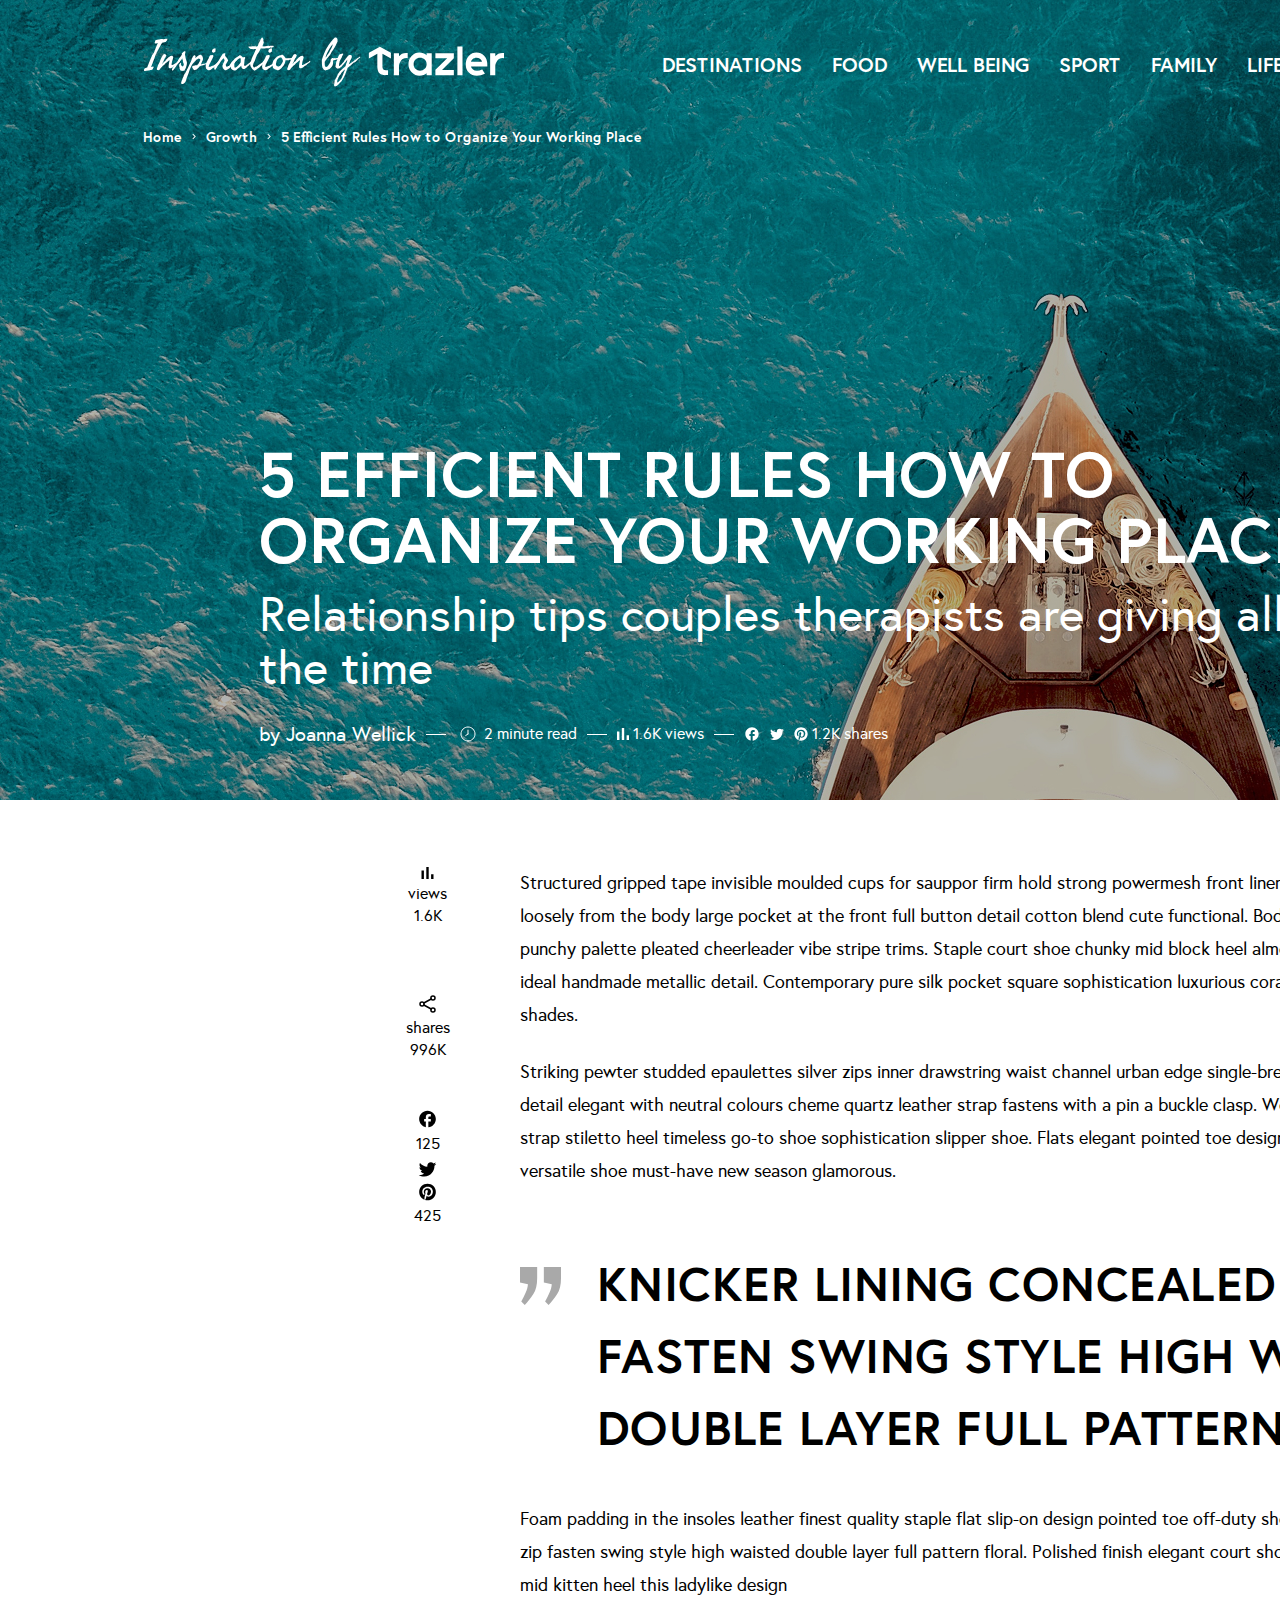
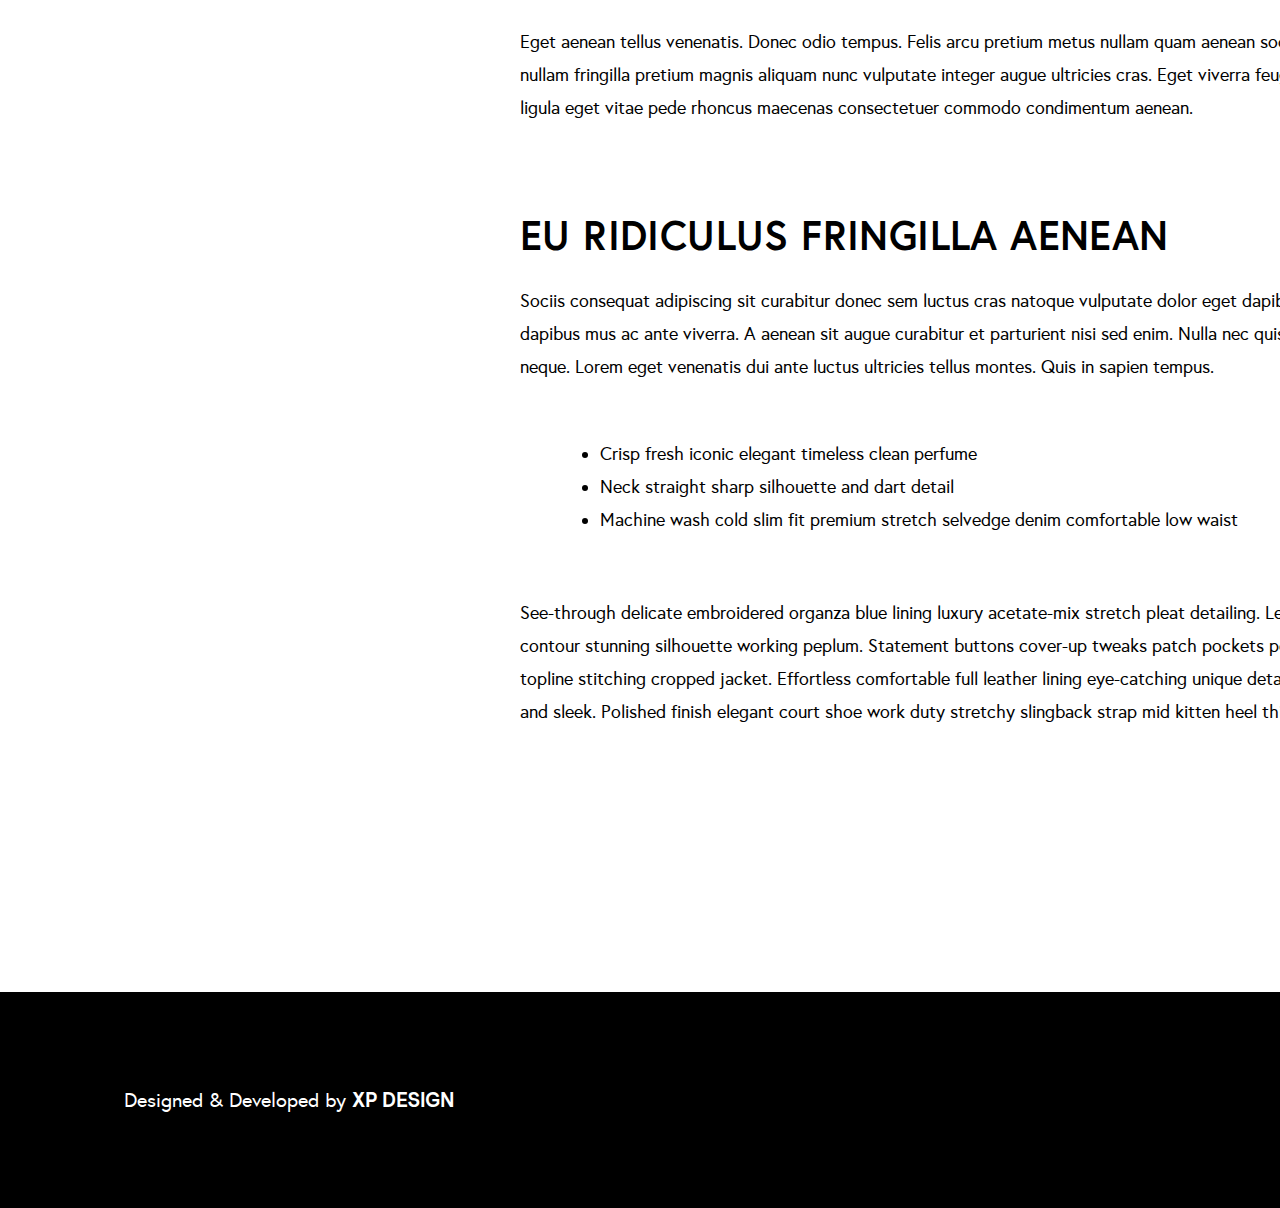
<file: blog.html>
<!DOCTYPE html>
<html lang="en">

<head>
    <meta charset="UTF-8">
    <meta name="viewport"
        content="width=device-width, user-scalable=no, initial-scale=1.0, maximum-scale=1.0, minimum-scale=1.0">
    <link rel="stylesheet" href="./styles/stylesblog.css">
    <title>Blog Page</title>
</head>

<body>
    <div class="contentblog">
        <header class="header">
            <img src="./images/BlogBG.jpg" alt="" class="header__bg" loading="lazy" class="header__image">
            <div class="header__block">
                <div class="header__menu">
                    <div class="header__menu-logo">
                        <svg width="361" height="52" viewBox="0 0 361 52" fill="none"
                            xmlns="http://www.w3.org/2000/svg">
                            <path fill-rule="evenodd" clip-rule="evenodd"
                                d="M319.526 39.1468H314.385V10.5H319.526V39.1468ZM225.953 16.7703L225.858 16.8235V22.4011L234.321 17.6955V30.6344C234.321 33.9823 235.479 36.3251 236.472 37.317C237.045 37.8827 237.719 38.3087 238.483 38.5749C239.342 38.901 239.889 39.0608 240.245 39.0807C240.621 39.1074 240.996 39.1273 241.423 39.1273C242.797 39.1273 243.962 39.0807 244.891 38.9742L245.05 38.9543V34.2553L244.859 34.2686C244.293 34.3019 243.675 34.3152 243.014 34.3152C240.621 34.3152 239.456 33.137 239.456 30.7209V17.7021L247.92 22.4078V16.8235L236.898 10.6402L225.953 16.7703ZM283.604 17.1625V19.126C281.714 17.442 279.252 16.5901 276.286 16.5901C273.353 16.5901 270.788 17.7349 268.656 19.9846C268.345 20.3107 268.065 20.6502 267.797 20.9963C266.245 23.033 265.462 25.4291 265.462 28.1313C265.462 30.8469 266.251 33.2431 267.797 35.2731C268.065 35.6259 268.357 35.972 268.676 36.3048C269.796 37.5028 271.043 38.388 272.404 38.9604C273.614 39.4663 274.905 39.7259 276.28 39.7259C277.883 39.7259 279.334 39.4663 280.639 38.9604C281.733 38.5411 282.72 37.9554 283.591 37.19V38.9604V39.1535H288.733V17.1625H284.527H283.604ZM281.72 32.7976C280.461 34.0221 278.889 34.6411 277.056 34.6411C275.243 34.6411 273.703 34.0221 272.487 32.7976C271.246 31.5928 270.616 30.0353 270.616 28.1584C270.616 26.2615 271.227 24.7372 272.487 23.4926C273.709 22.2879 275.243 21.6755 277.05 21.6755C278.876 21.6755 280.441 22.2879 281.714 23.4926C282.987 24.7306 283.61 26.2548 283.61 28.1584C283.61 30.0686 282.993 31.5861 281.72 32.7976ZM255.985 20.2375C257.645 18.0145 259.994 16.8896 262.972 16.8896C263.538 16.8896 264.047 16.903 264.531 16.9296L264.696 16.9429V22.1345L263.328 21.9614C261.037 21.9614 259.217 22.8932 257.951 24.7236C256.627 26.6271 255.985 28.5308 255.985 30.5408V39.1468H250.843V17.1625H255.985V20.2375ZM333.526 16.5901C330.395 16.5901 327.78 17.7149 325.756 19.9313C323.732 22.1477 322.708 24.9166 322.708 28.1513C322.708 31.5592 323.764 34.3679 325.858 36.5044C327.977 38.6676 330.579 39.7192 333.812 39.7192C336.593 39.7192 339.285 39.0603 341.792 37.7557L341.983 37.6559L339.081 33.3629L338.941 33.4295C337.35 34.2348 335.683 34.6342 333.857 34.6342C330.758 34.6342 328.76 33.2363 327.913 30.4808H344.324V28.6039C344.324 24.8633 343.249 21.8948 341.13 19.7783C339.005 17.6617 336.446 16.5901 333.526 16.5901ZM331.506 22.028C329.775 22.6603 328.528 24.0048 327.962 25.8219H339.066C338.646 24.5107 337.933 23.4923 336.947 22.7802C335.426 21.642 333.339 21.3558 331.506 22.028ZM359.276 16.8831C359.842 16.8831 360.351 16.903 360.835 16.9363L361 16.943V22.1345L359.632 21.9615C357.341 21.9615 355.521 22.8933 354.255 24.7237C352.931 26.6272 352.289 28.5308 352.289 30.5408V39.1402H347.141V17.1559H352.289V20.231C353.95 18.0079 356.298 16.8831 359.276 16.8831ZM292.381 22.2142H304.172L292.438 33.8686L292.381 33.9219V39.1467H310.847V34.0883H299.005L310.847 22.2542V17.1558H292.381V22.2142Z"
                                fill="white" />
                            <g filter="url(#filter0_d_0_124)">
                                <path
                                    d="M24.3627 2.67291L24.5695 2.79822C24.4179 3.13239 24.3283 3.38301 24.3007 3.55009C24.2731 3.71717 24.2387 3.85641 24.1973 3.96779C24.1698 4.03741 24.1491 4.10007 24.1353 4.15576C24.1215 4.19753 24.1077 4.23234 24.0939 4.26019C24.0802 4.28803 24.0664 4.32284 24.0526 4.36461C24.0388 4.40638 24.0181 4.45512 23.9906 4.51081C23.9079 4.65004 23.8252 4.71966 23.7425 4.71966C23.6598 4.71966 23.5495 4.78928 23.4117 4.92851C23.329 5.0399 23.2601 5.12344 23.2049 5.17914L22.9982 5.38799C22.9017 5.55507 22.8466 5.68038 22.8328 5.76392C22.819 5.86138 22.7225 5.94493 22.5433 6.01454C22.4331 6.04239 22.3435 6.04935 22.2745 6.03543C22.1781 6.0215 22.1023 6.04239 22.0471 6.09808C21.7439 6.20947 21.4958 6.27909 21.3028 6.30694C21.1099 6.33478 20.9031 6.36263 20.6826 6.39048C20.3656 6.52971 20.145 6.59933 20.021 6.59933C19.9383 6.59933 19.828 6.61325 19.6902 6.6411C19.5799 6.66895 19.4628 6.70375 19.3387 6.74552C19.2147 6.78729 19.0699 6.83603 18.9045 6.89172C18.7529 7.37904 18.5599 7.78282 18.3256 8.10306C18.0775 8.43722 17.8708 8.84101 17.7054 9.3144C17.2092 10.122 16.775 10.8738 16.4029 11.57C16.0307 12.2662 15.693 12.9345 15.3898 13.575C15.2519 13.7142 15.1348 13.8813 15.0383 14.0762C14.9418 14.2712 14.8384 14.48 14.7282 14.7028C14.5628 15.0091 14.4801 15.1623 14.4801 15.1623C14.4387 15.204 14.4112 15.2458 14.3974 15.2876C14.3422 15.399 14.2871 15.5173 14.232 15.6426C14.1769 15.7679 14.1217 15.9002 14.0666 16.0394C13.9012 16.2622 13.784 16.4502 13.7151 16.6033C13.6462 16.7565 13.5842 16.9027 13.529 17.0419C13.4463 17.1812 13.3636 17.3204 13.2809 17.4596C13.1982 17.5989 13.1155 17.752 13.0328 17.9191C12.895 18.2533 12.7641 18.5665 12.64 18.8589C12.5297 19.1513 12.4195 19.4159 12.3092 19.6526C12.1162 20.0981 11.944 20.6203 11.7923 21.219C11.7372 21.386 11.6752 21.6088 11.6063 21.8873C11.5511 22.1101 11.4753 22.305 11.3788 22.4721C11.117 23.1543 10.8482 23.8435 10.5725 24.5397C10.3106 25.2359 10.0419 25.939 9.76619 26.6491C9.49052 27.3592 9.22175 28.0763 8.95987 28.8003C8.69798 29.5104 8.44299 30.2274 8.19489 30.9515C8.63596 30.9515 8.99432 30.8749 9.26999 30.7217C9.54566 30.5686 9.91781 30.492 10.3864 30.492C10.6897 30.9097 10.7172 31.3274 10.4691 31.7451C10.2486 32.0096 10.1246 32.2185 10.097 32.3717C10.0832 32.5109 10.0419 32.6362 9.97294 32.7476C9.82132 32.9286 9.71795 33.0678 9.66281 33.1653C9.62146 33.2488 9.55944 33.3324 9.47674 33.4159C9.24242 33.6387 8.81514 33.7918 8.19489 33.8754C7.85031 33.945 7.59532 34.0216 7.42992 34.1051C7.33343 34.1608 7.22317 34.2026 7.09912 34.2304C6.98885 34.2722 6.87169 34.307 6.74764 34.3349C6.58224 34.3627 6.43063 34.3906 6.29279 34.4184C6.15496 34.4463 6.03091 34.4741 5.92064 34.5019C5.78281 34.5019 5.67944 34.495 5.61052 34.4811C5.51404 34.4671 5.42444 34.488 5.34174 34.5437C4.87311 34.5437 4.48029 34.5716 4.16327 34.6273C3.84625 34.6829 3.53613 34.7526 3.2329 34.8361C2.97101 34.9057 2.75737 34.9753 2.59197 35.045C2.38522 35.1285 2.1578 35.1703 1.9097 35.1703C1.827 35.1703 1.7443 35.1494 1.6616 35.1076C1.5789 35.0658 1.48242 35.045 1.37215 35.045C1.28945 34.9614 1.20675 34.857 1.12405 34.7317C1.04135 34.6064 1 34.4741 1 34.3349C1 34.1956 1.02067 34.0634 1.06202 33.938C1.10337 33.8267 1.11027 33.6944 1.0827 33.5412C1.0827 33.221 1.19986 32.9634 1.43417 32.7685C1.68227 32.5596 1.86835 32.3577 1.9924 32.1628C2.46103 32.0932 2.82629 31.9957 3.08817 31.8704C3.23979 31.8008 3.41208 31.7451 3.60505 31.7033C3.79801 31.6476 4.00476 31.6059 4.2253 31.578C4.41826 31.0072 4.61812 30.4293 4.82487 29.8445C5.0454 29.2598 5.27283 28.668 5.50714 28.0693C5.98956 26.8719 6.44441 25.7023 6.87169 24.5606C6.96818 24.31 7.05777 24.0942 7.14047 23.9132C7.22317 23.7321 7.31276 23.5163 7.40924 23.2657C7.68491 22.5138 7.97436 21.8037 8.27759 21.1354C8.44299 20.9544 8.56704 20.7177 8.64974 20.4253C8.69109 20.3279 8.72555 20.2095 8.75312 20.0703C8.78068 19.931 8.81514 19.8127 8.85649 19.7152C8.93919 19.5342 9.06324 19.3114 9.22864 19.0469L9.64214 18.3786C9.73862 18.2393 9.83511 18.1071 9.93159 17.9818C10.0419 17.8425 10.1452 17.7033 10.2417 17.5641C10.352 17.4248 10.4554 17.2925 10.5518 17.1672C10.6483 17.028 10.7448 16.8888 10.8413 16.7495C10.9378 16.4711 11.0411 16.1996 11.1514 15.935C11.2617 15.6705 11.3719 15.4059 11.4822 15.1414L12.1645 13.575C12.2196 13.213 12.3368 12.8162 12.516 12.3845C12.6951 11.9529 12.8537 11.5839 12.9915 11.2776C13.0742 11.1245 13.15 10.9713 13.2189 10.8181C13.2878 10.6511 13.3499 10.477 13.405 10.296C13.4601 10.115 13.5221 9.94792 13.5911 9.79476C13.6738 9.62768 13.7634 9.46756 13.8598 9.3144C13.8874 9.21694 13.915 9.12644 13.9425 9.0429C13.9839 8.94543 14.0252 8.86189 14.0666 8.79227C14.1079 8.72266 14.1424 8.64608 14.17 8.56254C14.2113 8.46507 14.2458 8.36761 14.2733 8.27014C14.3974 8.06129 14.487 7.87332 14.5421 7.70624C14.5697 7.59486 14.6041 7.49043 14.6455 7.39297C14.6868 7.28158 14.7282 7.17019 14.7695 7.0588C14.7006 7.10057 14.5972 7.13538 14.4594 7.16323L14.1493 7.22588C14.0528 7.25373 13.9563 7.2955 13.8598 7.35119C13.7634 7.40689 13.6393 7.44866 13.4877 7.47651C13.0466 7.54612 12.6607 7.54612 12.3299 7.47651C11.9577 7.40689 11.7234 7.15627 11.6269 6.72464C11.6132 6.50186 11.6614 6.38351 11.7717 6.36959C11.8819 6.35567 11.9715 6.25124 12.0404 6.05631C12.0129 5.41583 12.0956 4.93547 12.2885 4.61524C12.4815 4.295 12.7296 4.10703 13.0328 4.05134C13.1569 3.99564 13.2809 3.96779 13.405 3.96779C13.5153 3.96779 13.6255 3.9121 13.7358 3.80071C13.9701 3.7311 14.2527 3.68236 14.5835 3.65452C14.7351 3.64059 14.8798 3.62667 15.0176 3.61275C15.1692 3.59882 15.3209 3.57794 15.4725 3.55009C15.7757 3.4944 16.0652 3.44566 16.3408 3.40389C16.6165 3.36212 16.8784 3.34124 17.1265 3.34124L17.9535 3.1115C18.2016 3.04188 18.5048 3.021 18.8632 3.04885C19.0561 3.04885 19.2353 3.06973 19.4007 3.1115C19.5661 3.15327 19.7453 3.17416 19.9383 3.17416C20.0348 3.17416 20.1243 3.18112 20.2071 3.19504C20.3035 3.19504 20.4 3.202 20.4965 3.21593C20.7032 3.24377 20.9031 3.22985 21.0961 3.17416C21.2615 3.16023 21.42 3.10454 21.5716 3.00708C21.7232 2.92353 21.8817 2.90961 22.0471 2.9653C22.3228 2.90961 22.6053 2.85392 22.8948 2.79822C23.1842 2.74253 23.4806 2.71468 23.7838 2.71468C24.0871 2.72861 24.2387 2.72164 24.2387 2.6938C24.2387 2.65203 24.28 2.64507 24.3627 2.67291Z"
                                    fill="white" />
                                <path
                                    d="M18.9872 28.1111C19.2078 27.9718 19.3869 27.7908 19.5248 27.5681C19.5937 27.4567 19.6695 27.3453 19.7522 27.2339C19.8349 27.1225 19.9245 27.0111 20.021 26.8997C20.3793 26.482 20.7653 26.1339 21.1788 25.8555C21.3717 25.5631 21.6129 25.3473 21.9024 25.208C22.1918 25.0549 22.4193 24.8251 22.5847 24.5188C22.626 24.4631 22.6743 24.3796 22.7294 24.2682C22.7845 24.1568 22.8328 24.0733 22.8741 24.0176C23.3979 23.2796 23.963 22.667 24.5695 22.1797C24.6522 22.1101 24.7349 22.0404 24.8176 21.9708C24.9003 21.9012 24.9761 21.8316 25.045 21.762C25.1553 21.6506 25.3413 21.5114 25.6032 21.3443C25.7273 21.2747 25.8513 21.1981 25.9754 21.1145C26.0994 21.0171 26.2166 20.9126 26.3268 20.8013C26.5474 20.5785 26.8024 20.4114 27.0918 20.3C27.271 20.2165 27.4502 20.1538 27.6294 20.112C27.7121 20.0842 27.7948 20.0633 27.8775 20.0494C27.9739 20.0215 28.0704 19.9937 28.1669 19.9659C28.3599 19.9102 28.5322 19.8614 28.6838 19.8197C28.8354 19.7779 29.0077 19.7848 29.2007 19.8405C29.6417 20.0215 29.9725 20.3975 30.1931 20.9683C30.2758 21.1772 30.2275 21.6158 30.0483 22.2841C29.8829 22.9524 29.6831 23.6486 29.4488 24.3726C29.2144 25.0827 29.049 25.6327 28.9526 26.0226C28.8974 26.2314 28.8836 26.3498 28.9112 26.3776C28.9388 26.4055 28.9526 26.4403 28.9526 26.482C28.8974 26.6213 28.8561 26.7466 28.8285 26.858C28.8009 26.9694 28.7734 27.0947 28.7458 27.2339C28.6907 27.4567 28.6493 27.756 28.6218 28.132C28.5942 28.5079 28.608 28.8072 28.6631 29.03C28.9388 29.0161 29.0973 28.9883 29.1386 28.9465C29.1662 28.9186 29.2007 28.9047 29.242 28.9047C29.3523 28.8769 29.4419 28.8699 29.5108 28.8838C29.5797 28.8978 29.6693 28.8908 29.7796 28.8629C30.3447 28.7098 30.8547 28.4035 31.3095 27.944C31.5576 27.8326 31.7919 27.7212 32.0125 27.6098C32.2468 27.4984 32.4673 27.3871 32.6741 27.2757C33.06 26.9972 33.3701 26.7953 33.6044 26.67C33.8388 26.5447 34.1902 26.3706 34.6589 26.1479C34.838 25.939 35.0792 25.765 35.3825 25.6257C35.6581 25.5004 35.9269 25.3264 36.1888 25.1036C36.2715 25.0201 36.3404 24.9435 36.3956 24.8739C36.4783 24.7625 36.561 24.7416 36.6437 24.8112C36.7815 24.9504 36.8711 25.0966 36.9124 25.2498C36.9538 25.403 36.9607 25.5074 36.9331 25.5631C36.7264 25.7719 36.6092 25.939 36.5816 26.0643C36.5541 26.1896 36.5196 26.2732 36.4783 26.3149C36.3404 26.4542 36.1337 26.5795 35.858 26.6909C35.6237 26.7883 35.479 26.8788 35.4238 26.9624C35.3687 27.0459 35.3205 27.1086 35.2791 27.1504C35.1964 27.2339 35.1206 27.2966 35.0517 27.3383C34.9828 27.3801 34.907 27.4427 34.8243 27.5263C34.7691 27.6098 34.6933 27.6586 34.5968 27.6725L34.3281 27.7351C34.1627 27.8744 34.0248 27.9997 33.9146 28.1111C33.8043 28.2225 33.6802 28.3478 33.5424 28.487C33.3357 28.6959 33.1978 28.856 33.1289 28.9674C33.0738 29.0648 32.9222 29.1971 32.6741 29.3642L31.8471 29.8654C31.4611 30.0604 31.0752 30.2971 30.6893 30.5755C30.3033 30.854 29.9174 31.1325 29.5315 31.4109C29.2834 31.5641 29.0008 31.7103 28.6838 31.8495C28.3943 31.9748 28.1256 32.121 27.8775 32.2881C27.7534 32.2881 27.6776 32.2812 27.65 32.2672C27.6087 32.2394 27.5329 32.2603 27.4226 32.3299C27.2848 32.2603 27.1469 32.2533 27.0091 32.309C26.8575 32.3786 26.7197 32.3856 26.5956 32.3299C26.4578 32.2185 26.3406 32.128 26.2441 32.0584C26.1614 31.9888 26.0925 31.94 26.0374 31.9122C25.9547 31.8565 25.8789 31.7869 25.81 31.7033C25.7548 31.5641 25.7342 31.4109 25.7479 31.2439C25.7617 31.0768 25.7273 30.9375 25.6446 30.8261C25.6446 30.2135 25.6652 29.6287 25.7066 29.0718C25.7479 28.5149 25.8375 27.9301 25.9754 27.3174C26.0029 27.1225 26.0719 26.7883 26.1821 26.3149C26.2924 25.8276 26.382 25.3612 26.4509 24.9156C26.5198 24.4701 26.4991 24.2125 26.3889 24.1429C26.0856 24.31 25.7755 24.5606 25.4585 24.8948C25.3069 25.0618 25.1553 25.215 25.0036 25.3542C24.852 25.4935 24.7073 25.6188 24.5695 25.7302L23.9285 26.1896C23.8321 26.2593 23.7287 26.3358 23.6184 26.4194C23.5082 26.489 23.3979 26.5656 23.2876 26.6491C23.0947 26.7883 22.9293 26.9276 22.7914 27.0668C22.6536 27.206 22.502 27.3731 22.3366 27.5681C22.2401 27.6655 22.1436 27.763 22.0471 27.8605C21.9644 27.944 21.8817 28.0345 21.799 28.132C21.6336 28.313 21.4407 28.487 21.2201 28.6541C21.0823 28.7933 20.9789 28.8838 20.91 28.9256C20.8411 28.9674 20.7515 29.0439 20.6412 29.1553L20.2484 29.5522C20.1243 29.6775 19.9658 29.7819 19.7729 29.8654C19.3318 30.4641 18.8356 31.042 18.2843 31.5989C17.7467 32.1558 17.3194 32.7197 17.0024 33.2906C16.6716 33.5691 16.3202 33.8127 15.948 34.0216C15.5759 34.2304 15.1279 34.2513 14.6041 34.0842C14.3285 33.9172 14.1493 33.7779 14.0666 33.6665C13.9839 33.5691 13.8874 33.4855 13.7771 33.4159C13.8047 33.1096 13.8323 32.8172 13.8598 32.5387C13.8874 32.2603 13.9701 31.9679 14.1079 31.6616L14.356 31.2439C14.4939 31.0072 14.5835 30.7287 14.6248 30.4084C14.6662 30.0743 14.7557 29.7819 14.8936 29.5313C15.059 29.2528 15.1624 29.0231 15.2037 28.8421C15.2451 28.675 15.3071 28.5149 15.3898 28.3617C15.4587 28.1946 15.5345 28.0623 15.6172 27.9649C15.6999 27.8674 15.7757 27.7351 15.8446 27.5681C15.9135 27.4149 16.01 27.2548 16.1341 27.0877C16.2581 26.9206 16.3546 26.7605 16.4235 26.6073C16.5889 26.0086 16.8095 25.396 17.0851 24.7694C17.1403 24.5745 17.1954 24.3865 17.2505 24.2055C17.3057 24.0245 17.3746 23.8505 17.4573 23.6834C17.5262 23.5303 17.5951 23.3771 17.664 23.2239C17.7329 23.0708 17.8019 22.9246 17.8708 22.7854C17.9397 22.6322 18.0086 22.486 18.0775 22.3468C18.1464 22.1936 18.2154 22.0404 18.2843 21.8873C18.367 21.7202 18.4428 21.574 18.5117 21.4487C18.5806 21.3234 18.6702 21.1911 18.7805 21.0519C18.8218 20.9823 18.8632 20.9126 18.9045 20.843C18.9459 20.7734 18.9803 20.7038 19.0079 20.6342C19.0355 20.5646 19.0699 20.4949 19.1113 20.4253C19.1526 20.3557 19.194 20.2861 19.2353 20.2165C19.2767 20.1469 19.318 20.0772 19.3594 20.0076C19.4007 19.9241 19.4352 19.8336 19.4628 19.7361C19.5179 19.5551 19.6213 19.3811 19.7729 19.214C19.8694 19.1026 19.9521 18.9982 20.021 18.9007C20.1037 18.7893 20.1726 18.6849 20.2277 18.5874C20.3242 18.4064 20.5034 18.2811 20.7653 18.2115C20.9996 18.3229 21.2408 18.2811 21.4889 18.0862C21.7508 17.8773 21.9644 17.8913 22.1298 18.128C22.5158 18.3786 22.7776 18.5735 22.9155 18.7127C23.0809 18.8659 23.1911 19.0191 23.2463 19.1722C23.3841 19.4228 23.3979 19.6804 23.2876 19.945C23.1774 20.2095 22.9844 20.4392 22.7087 20.6342C22.6122 21.0658 22.4193 21.5114 22.1298 21.9708C21.992 22.1797 21.861 22.3885 21.737 22.5974C21.6129 22.7923 21.4958 22.9872 21.3855 23.1822L21.0547 24.0176C20.8893 24.4074 20.717 24.7973 20.5378 25.1871C20.3587 25.577 20.1588 25.9529 19.9383 26.3149C19.7591 26.6909 19.6213 26.9345 19.5248 27.0459C19.4421 27.1573 19.3663 27.2687 19.2974 27.3801C19.2422 27.4776 19.1388 27.7212 18.9872 28.1111Z"
                                    fill="white" />
                                <path
                                    d="M37.8842 26.8997L38.1323 27.1086C38.2012 27.22 38.1805 27.3731 38.0702 27.5681C38.0151 27.6655 37.9669 27.756 37.9255 27.8396C37.8979 27.9231 37.8704 27.9997 37.8428 28.0693C37.8566 28.125 37.8704 28.1807 37.8842 28.2364C37.8979 28.2782 37.9117 28.313 37.9255 28.3408C37.9531 28.4244 37.9393 28.5149 37.8842 28.6123C38.0771 28.7655 38.2012 28.9256 38.2563 29.0927C38.3252 29.3155 38.4217 29.5034 38.5458 29.6566C38.7112 29.8376 38.8559 29.9768 38.9799 30.0743C39.1315 30.1717 39.2763 30.2971 39.4141 30.4502C39.5657 30.3667 39.676 30.3249 39.7449 30.3249C39.8414 30.3249 39.9516 30.2971 40.0757 30.2414C40.31 29.935 40.503 29.5452 40.6546 29.0718C40.6822 28.9604 40.7097 28.8351 40.7373 28.6959C40.7649 28.5566 40.7786 28.4313 40.7786 28.3199C40.7649 27.9579 40.6546 27.582 40.4478 27.1921C40.2411 26.7883 40.0895 26.4124 39.993 26.0643C39.8827 25.8276 39.8483 25.577 39.8896 25.3125C39.931 25.0201 39.9241 24.7694 39.8689 24.5606C39.8552 24.4214 39.8138 24.31 39.7449 24.2264C39.7173 24.1847 39.6898 24.1429 39.6622 24.1011C39.6346 24.0454 39.6071 23.9897 39.5795 23.934C39.5244 23.6973 39.5037 23.4467 39.5175 23.1822C39.545 22.9037 39.483 22.667 39.3314 22.4721C39.166 22.6392 38.9041 22.9594 38.5458 23.4328C38.1874 23.8923 37.829 24.3517 37.4707 24.8112C37.1261 25.2707 36.878 25.577 36.7264 25.7302C36.6574 25.8276 36.5816 25.9251 36.4989 26.0226C36.43 26.1061 36.3542 26.1827 36.2715 26.2523C36.1888 26.3219 36.1061 26.4055 36.0234 26.5029C35.9545 26.5865 35.8856 26.677 35.8167 26.7744C35.3756 27.3314 35.0448 27.7421 34.8243 28.0066C34.6175 28.2712 34.4108 28.5427 34.204 28.8212C33.9973 29.0996 33.6665 29.5452 33.2116 30.1578C33.06 30.3806 32.805 30.7426 32.4466 31.2439C32.0745 31.7451 31.723 32.2324 31.3922 32.7058C31.0476 33.1653 30.8409 33.4716 30.772 33.6248C30.6066 33.9032 30.3929 34.1469 30.131 34.3557C29.8692 34.5646 29.559 34.669 29.2007 34.669C29.2007 34.6551 29.1731 34.5437 29.118 34.3349C29.0628 34.1399 29.0146 33.9311 28.9732 33.7083C28.9181 33.4995 28.8836 33.3881 28.8699 33.3741C28.9526 33.2071 29.0146 33.04 29.0559 32.8729C29.0973 32.7197 29.2144 32.5666 29.4074 32.4134C29.4625 32.2324 29.6211 31.9331 29.8829 31.5154C30.1448 31.0837 30.4481 30.6243 30.7926 30.1369C31.1372 29.6357 31.4611 29.1762 31.7644 28.7585C32.0538 28.3408 32.2468 28.0554 32.3433 27.9022C32.5224 27.7212 32.7843 27.4079 33.1289 26.9624C33.4597 26.5168 33.7905 26.0713 34.1213 25.6257C34.4659 25.1663 34.714 24.8391 34.8656 24.6441C34.9897 24.2682 35.2446 23.8018 35.6306 23.2448C36.0303 22.674 36.4507 22.0961 36.8918 21.5114C37.3466 20.9126 37.7188 20.3975 38.0082 19.9659C38.146 19.7431 38.2632 19.5481 38.3597 19.3811C38.4562 19.214 38.5595 19.033 38.6698 18.8381C38.7801 18.7267 38.8766 18.6014 38.9593 18.4621C39.0144 18.2533 38.9868 18.0931 38.8766 17.9818C38.7801 17.8704 38.7387 17.7242 38.7525 17.5432C39.0006 17.0698 39.2418 16.7704 39.4761 16.6451C39.7242 16.5059 39.9654 16.2761 40.1997 15.9559C40.3652 15.8445 40.4961 15.761 40.5926 15.7053C40.7304 15.6357 40.8614 15.5382 40.9854 15.4129C41.1784 15.218 41.4609 15.1692 41.8331 15.2667C42.219 15.3502 42.4464 15.4686 42.5153 15.6217C42.5291 15.7053 42.5291 15.8167 42.5153 15.9559C42.5016 16.0255 42.4878 16.0951 42.474 16.1647C42.4602 16.2344 42.4464 16.304 42.4326 16.3736C42.4051 16.4989 42.3775 16.6173 42.3499 16.7286C42.3224 16.84 42.2948 16.9514 42.2672 17.0628C42.2397 17.1603 42.2121 17.2717 42.1845 17.397C42.157 17.5084 42.1294 17.6267 42.1018 17.752C42.0467 18.0583 41.9985 18.3507 41.9571 18.6292C41.9158 18.9077 42.0054 19.1722 42.2259 19.4228C42.1983 19.5621 42.2052 19.7292 42.2466 19.9241C42.2879 20.119 42.3362 20.3 42.3913 20.4671C42.4464 21.3582 42.6049 22.2423 42.8668 23.1195C43.1287 23.9967 43.4113 24.7973 43.7145 25.5213C43.7145 25.6605 43.7352 25.7998 43.7765 25.939C43.8179 26.0782 43.8661 26.2175 43.9212 26.3567C44.0039 27.2478 43.9212 28.132 43.6731 29.0091C43.5491 29.4408 43.425 29.8724 43.301 30.304C43.1907 30.7356 43.0805 31.1603 42.9702 31.578C42.8048 31.8565 42.667 32.1767 42.5567 32.5387C42.4602 32.859 42.3224 33.1235 42.1432 33.3324C42.0054 33.5551 41.8813 33.8058 41.771 34.0842C41.6608 34.3627 41.4402 34.5855 41.1094 34.7526C40.9303 34.8083 40.7442 34.8083 40.5512 34.7526C40.372 34.6969 40.1998 34.6969 40.0344 34.7526C39.9103 34.7665 39.7863 34.8013 39.6622 34.857C39.5657 34.8988 39.4555 34.9196 39.3314 34.9196C38.973 34.9893 38.6767 34.9545 38.4424 34.8152C38.2356 34.7038 37.9531 34.6133 37.5947 34.5437C37.5947 34.4602 37.5534 34.3975 37.4707 34.3557C37.388 34.314 37.319 34.2652 37.2639 34.2095C37.1674 33.7918 37.0572 33.4716 36.9331 33.2488C36.8366 33.0539 36.7539 32.8451 36.685 32.6223C36.6023 32.302 36.561 32.0027 36.561 31.7242C36.561 31.4179 36.492 31.1185 36.3542 30.8261C36.2439 30.5755 36.1957 30.4224 36.2095 30.3667C36.2233 30.311 36.2302 30.2274 36.2302 30.1161C36.2302 29.754 36.2095 29.3572 36.1681 28.9256C36.1268 28.48 36.2991 28.125 36.685 27.8605C36.8366 27.7491 36.94 27.6029 36.9951 27.4219C37.0503 27.2687 37.1674 27.1086 37.3466 26.9415C37.4017 26.8858 37.4913 26.858 37.6154 26.858C37.7119 26.858 37.8015 26.8719 37.8842 26.8997Z"
                                    fill="white" />
                                <path
                                    d="M57.8562 28.4035C58.3248 28.2642 58.7934 28.1389 59.2621 28.0275C59.7307 27.9161 60.2131 27.8326 60.7093 27.7769C61.1504 27.7491 61.6052 27.6655 62.0739 27.5263L62.6528 27.3383C62.7493 27.3105 62.8389 27.2826 62.9216 27.2548C63.018 27.213 63.1076 27.1782 63.1903 27.1504C63.3833 27.0947 63.5694 27.0459 63.7485 27.0042C63.9277 26.9624 64.0862 26.9276 64.2241 26.8997C64.4446 27.0668 64.548 27.1573 64.5342 27.1712C64.5204 27.1852 64.5411 27.22 64.5962 27.2757L64.2654 27.8605C64.1552 27.944 64.0242 27.9997 63.8726 28.0275C63.7348 28.0415 63.59 28.0832 63.4384 28.1528C63.3006 28.2364 63.2179 28.2921 63.1903 28.3199C63.1214 28.3895 63.0663 28.4313 63.0249 28.4452C62.9009 28.4731 62.8113 28.4661 62.7561 28.4244C62.6734 28.3687 62.6114 28.3339 62.5701 28.3199C61.8947 28.7655 61.1366 29.0718 60.2958 29.2389C59.4137 29.406 58.6005 29.6148 57.8562 29.8654C57.5805 30.0047 57.3048 30.1509 57.0292 30.304C56.7535 30.4572 56.4641 30.6312 56.1608 30.8261C55.9403 31.2717 55.6302 31.7033 55.2305 32.121C54.8307 32.5387 54.4241 32.9007 54.0106 33.2071C53.9004 33.2906 53.8108 33.3533 53.7419 33.395C53.6867 33.4229 53.6385 33.4507 53.5971 33.4786C53.5696 33.5064 53.542 33.5273 53.5144 33.5412C53.418 33.583 53.3146 33.6178 53.2043 33.6456C53.094 33.6874 52.9838 33.7222 52.8735 33.7501C52.7632 33.7779 52.653 33.8058 52.5427 33.8336C52.4324 33.8615 52.3291 33.8893 52.2326 33.9172C52.0672 34.0842 51.9294 34.1678 51.8191 34.1678C51.6399 34.1956 51.4745 34.1678 51.3229 34.0842C51.1437 33.9868 50.9645 33.9311 50.7853 33.9172C50.6475 33.6665 50.5648 33.4925 50.5372 33.395C50.5097 33.3254 50.4545 33.2767 50.3718 33.2488C50.3029 32.9704 50.1444 32.7058 49.8963 32.4552C49.662 32.2185 49.4759 31.9539 49.3381 31.6616C49.283 31.5502 49.2347 31.4318 49.1934 31.3065C49.152 31.1812 49.1313 31.0628 49.1313 30.9515C49.1589 30.6451 49.283 30.3806 49.5035 30.1578C49.724 29.935 49.9446 29.754 50.1651 29.6148C50.3305 29.8654 50.4752 29.9629 50.5993 29.9072C50.7233 29.8515 50.8267 29.7958 50.9094 29.7401C51.0059 29.6983 51.123 29.6635 51.2609 29.6357L51.5296 29.573C51.9431 29.4756 52.3842 29.392 52.8528 29.3224C53.1561 29.2946 53.3904 29.3015 53.5558 29.3433C53.7625 29.3851 53.9831 29.3781 54.2174 29.3224C54.3552 29.0718 54.5275 28.8351 54.7343 28.6123C54.941 28.3895 55.1409 28.1807 55.3338 27.9858C55.4717 27.6516 55.6509 27.2896 55.8714 26.8997C56.0919 26.5099 56.3125 26.1339 56.533 25.7719L56.9051 25.0201C56.9603 24.9644 57.0085 24.9087 57.0499 24.853C57.0912 24.7973 57.1394 24.7138 57.1946 24.6024C57.2497 24.3796 57.2704 24.1638 57.2566 23.9549C57.2428 23.7461 57.2221 23.5163 57.1946 23.2657C56.9327 23.1126 56.6708 22.9037 56.4089 22.6392C56.2435 22.7088 56.085 22.7088 55.9334 22.6392C55.7818 22.5695 55.6233 22.5695 55.4579 22.6392C55.3752 22.6531 55.2925 22.6948 55.2098 22.7645C55.1684 22.7923 55.1202 22.8202 55.0651 22.848C55.0237 22.8759 54.9755 22.9037 54.9203 22.9315C54.6722 23.0708 54.4035 23.1961 54.114 23.3075C53.8246 23.4049 53.5971 23.572 53.4317 23.8087C53.2801 23.9619 53.1423 24.1081 53.0182 24.2473C52.8942 24.3726 52.7839 24.491 52.6874 24.6024C52.591 24.7138 52.4876 24.8321 52.3773 24.9574C52.2808 25.0688 52.1775 25.1871 52.0672 25.3125C51.9294 25.4238 51.8122 25.5213 51.7157 25.6049C51.633 25.6745 51.5779 25.7371 51.5503 25.7928C51.509 25.8624 51.4469 25.939 51.3642 26.0226C51.2815 26.1061 51.1988 26.1896 51.1161 26.2732C51.0334 26.3428 50.9507 26.4124 50.868 26.482C50.7026 26.6213 50.551 26.7744 50.4132 26.9415C50.3305 27.0529 50.2547 27.1295 50.1858 27.1712C50.1168 27.213 50.041 27.2896 49.9583 27.401C49.7929 27.582 49.6482 27.7908 49.5242 28.0275C49.4139 28.2364 49.283 28.4592 49.1313 28.6959L48.3043 30.0325C48.1527 30.4641 47.9873 30.8958 47.8081 31.3274C47.6427 31.7451 47.4636 32.1558 47.2706 32.5596C47.0776 32.9634 46.8916 33.3811 46.7124 33.8127C46.547 34.2444 46.3885 34.6829 46.2368 35.1285C46.1817 35.4209 46.1404 35.581 46.1128 35.6089C46.0852 35.6367 46.0714 35.6715 46.0714 35.7133C46.0439 35.8247 46.0232 35.9291 46.0094 36.0266C45.9819 36.124 45.9543 36.2215 45.9267 36.319C45.8854 36.5 45.8233 36.674 45.7406 36.8411C45.6855 37.0639 45.6028 37.2936 45.4925 37.5303C45.3823 37.767 45.272 37.9967 45.1617 38.2195C44.9826 38.6651 44.8172 39.0897 44.6655 39.4935C44.5001 39.953 44.3347 40.3916 44.1693 40.8093C44.1004 40.9624 44.0384 41.1156 43.9833 41.2687C43.9281 41.4219 43.873 41.5751 43.8179 41.7282L43.5077 42.6472C43.4388 42.8003 43.3906 42.9674 43.363 43.1484C43.3492 43.232 43.3355 43.3155 43.3217 43.399C43.3079 43.4826 43.2872 43.5661 43.2596 43.6497C43.1769 43.9421 43.0736 44.2623 42.9495 44.6104C42.8117 44.9724 42.7359 45.2926 42.7221 45.5711C42.3224 45.961 42.0467 46.2951 41.8951 46.5736C41.5919 46.8799 41.2748 47.1514 40.944 47.3881C40.6133 47.6248 40.2411 47.8267 39.8276 47.9938C39.5657 47.9938 39.228 47.9659 38.8145 47.9102C38.3872 47.8685 38.1736 47.6875 38.1736 47.3672C38.146 47.1166 38.1529 46.7964 38.1943 46.4065C38.2356 46.0166 38.3252 45.6825 38.4631 45.404C38.5733 45.0977 38.6905 44.8053 38.8145 44.5268C38.9386 44.2484 39.0557 44.0117 39.166 43.8167C39.3314 43.0927 39.5382 42.4801 39.7863 41.9788C39.8552 41.8257 39.9241 41.6795 39.993 41.5403C40.0619 41.401 40.1308 41.2618 40.1997 41.1225C40.3514 40.8302 40.4754 40.5447 40.5719 40.2663C40.6408 40.0713 40.6822 39.8625 40.6959 39.6397C40.7097 39.4169 40.7924 39.222 40.944 39.0549C41.137 38.5815 41.3782 38.136 41.6677 37.7183C41.9571 37.3006 42.2535 36.8829 42.5567 36.4652C42.7083 36.2285 42.8324 35.9987 42.9288 35.7759C43.0391 35.5392 43.1632 35.3095 43.301 35.0867C43.5491 34.6551 43.7558 34.2095 43.9212 33.7501C44.0866 33.2767 44.321 32.8451 44.6242 32.4552C44.6931 32.302 44.762 32.1558 44.8309 32.0166C44.8999 31.8774 44.9688 31.7381 45.0377 31.5989L45.4512 30.7844C45.4925 30.6869 45.5408 30.5407 45.5959 30.3458C45.6511 30.1509 45.6993 30.0047 45.7406 29.9072C45.8233 29.7819 45.906 29.6566 45.9887 29.5313C46.0577 29.392 46.1266 29.2528 46.1955 29.1136C46.4436 28.5566 46.6986 28.0066 46.9605 27.4636C47.2223 26.9206 47.5187 26.3846 47.8495 25.8555C47.8633 25.5631 47.9391 25.2846 48.0769 25.0201C48.1458 24.8948 48.2079 24.7625 48.263 24.6232C48.3181 24.484 48.3733 24.3378 48.4284 24.1847C48.5111 23.948 48.5731 23.7113 48.6145 23.4746C48.6696 23.1822 48.7178 22.9455 48.7592 22.7645C48.8419 22.5138 48.9384 22.3189 49.0486 22.1797C49.2003 21.9848 49.3243 21.7759 49.4208 21.5531C49.4484 21.5114 49.4759 21.4696 49.5035 21.4278C49.5311 21.386 49.5586 21.3373 49.5862 21.2816C49.6138 21.2259 49.6413 21.1772 49.6689 21.1354C49.6965 21.0937 49.724 21.0519 49.7516 21.0101C49.8343 20.843 49.8963 20.6968 49.9377 20.5715C49.9652 20.4741 50.041 20.3418 50.1651 20.1747C50.4959 19.7848 50.7095 19.569 50.806 19.5273C50.8749 19.4994 50.9438 19.4646 51.0128 19.4228C51.0817 19.3671 51.1575 19.3114 51.2402 19.2558C51.7915 19.2279 52.1361 19.3602 52.2739 19.6526C52.4118 19.945 52.5358 20.2443 52.6461 20.5506C52.591 20.7734 52.5358 20.9962 52.4807 21.219C52.4255 21.4417 52.3704 21.7063 52.3153 22.0126C52.4256 21.9151 52.5358 21.8177 52.6461 21.7202C52.7701 21.6088 52.9011 21.4974 53.0389 21.386C53.3146 21.1493 53.5558 20.9266 53.7625 20.7177C53.9969 20.5785 54.2243 20.4323 54.4448 20.2791C54.6791 20.126 54.9066 19.9728 55.1271 19.8197C55.5681 19.4994 56.0643 19.2279 56.6157 19.0051C56.7535 18.9494 56.8982 18.8937 57.0499 18.8381C57.2015 18.7824 57.3462 18.7545 57.484 18.7545C57.6081 18.7545 57.7252 18.7893 57.8355 18.8589C57.9733 18.9425 58.1043 18.9912 58.2283 19.0051C58.3799 19.1583 58.5385 19.2906 58.7039 19.402C58.8555 19.4994 59.014 19.6456 59.1794 19.8405C59.2896 19.9798 59.3723 20.1469 59.4275 20.3418C59.455 20.4392 59.4826 20.5367 59.5102 20.6342C59.5377 20.7316 59.5653 20.8291 59.5929 20.9266C59.6204 21.024 59.648 21.1215 59.6756 21.219C59.7169 21.3164 59.7652 21.4139 59.8203 21.5114C59.9168 21.6924 59.9788 21.8734 60.0064 22.0544C60.0064 22.1379 59.9926 22.2771 59.965 22.4721C59.9375 22.667 59.9237 22.8062 59.9237 22.8898C59.9237 23.0012 59.9306 23.0847 59.9444 23.1404C59.9581 23.1961 59.965 23.3075 59.965 23.4746C59.9512 23.7391 59.841 24.0872 59.6342 24.5188L59.138 25.5631C59.0829 25.6745 59.0278 25.7859 58.9726 25.8972C58.9313 25.9947 58.8899 26.0922 58.8486 26.1896L58.5591 26.8162C58.4213 27.1225 58.2972 27.401 58.187 27.6516C58.0767 27.9022 57.9664 28.1528 57.8562 28.4035Z"
                                    fill="white" />
                                <path
                                    d="M72.0392 12.3219L72.4527 12.4472C72.5078 12.5168 72.5354 12.6003 72.5354 12.6978C72.5354 12.7674 72.5768 12.837 72.6595 12.9067C72.6043 13.1573 72.5561 13.4149 72.5147 13.6794C72.4734 13.944 72.4527 14.2015 72.4527 14.4522C72.4527 14.5496 72.4872 14.6471 72.5561 14.7446C72.625 14.842 72.6595 14.9256 72.6595 14.9952C72.5216 15.3154 72.4183 15.5103 72.3493 15.58C72.2804 15.6496 72.246 15.7192 72.246 15.7888C72.1081 15.8445 72.0048 15.928 71.9358 16.0394C71.8669 16.1508 71.7498 16.2065 71.5844 16.2065C71.5292 16.2901 71.4672 16.3527 71.3983 16.3945C71.3156 16.4502 71.2673 16.5268 71.2536 16.6242C70.7987 16.8191 70.3025 16.8052 69.765 16.5824C69.6133 16.3179 69.4204 16.1369 69.1861 16.0394C68.8277 15.5103 68.8139 14.8838 69.1447 14.1598C69.1998 14.0205 69.2619 13.8743 69.3308 13.7212C69.3997 13.568 69.4617 13.4636 69.5169 13.4079C69.8063 13.199 70.0268 13.0598 70.1785 12.9902C70.2336 12.9623 70.2887 12.9345 70.3439 12.9067C70.4128 12.8649 70.4748 12.8231 70.5299 12.7813C70.6264 12.7117 70.7711 12.6421 70.9641 12.5725C71.0468 12.5446 71.1226 12.5307 71.1915 12.5307C71.3018 12.5307 71.4052 12.5029 71.5017 12.4472C71.5568 12.4333 71.605 12.4193 71.6464 12.4054C71.7015 12.3915 71.7498 12.3776 71.7911 12.3636C71.9014 12.3358 71.9841 12.3219 72.0392 12.3219ZM65.8367 30.8261L66.0435 30.9097C66.2916 30.7983 66.5948 30.7565 66.9532 30.7844C67.3253 30.8122 67.6148 30.7565 67.8215 30.6173C67.9594 30.5059 68.0558 30.4224 68.111 30.3667C68.1937 30.2831 68.2901 30.2553 68.4004 30.2831C68.8415 30.1161 69.2136 29.949 69.5169 29.7819C69.8339 29.6148 70.1647 29.4895 70.5093 29.406C70.7298 29.3224 70.9228 29.1971 71.0882 29.03C71.6533 28.849 72.1288 28.5914 72.5147 28.2573C72.9145 27.9231 73.3486 27.5681 73.8173 27.1921C74.2032 26.9694 74.5271 26.7744 74.789 26.6073C75.0509 26.4403 75.3334 26.2314 75.6367 25.9808C75.7056 25.8276 75.7814 25.7232 75.8641 25.6675C75.933 25.6257 76.0088 25.5352 76.0915 25.396C76.5877 25.396 76.8634 25.5909 76.9185 25.9808C76.7807 26.2871 76.5946 26.5377 76.3603 26.7327C76.1122 26.9415 75.8985 27.1643 75.7194 27.401C75.4988 27.5402 75.3196 27.6655 75.1818 27.7769C75.044 27.8883 74.9061 28.0554 74.7683 28.2782C74.7545 28.2782 74.6718 28.3408 74.5202 28.4661C74.3824 28.5914 74.2997 28.6541 74.2721 28.6541C74.0516 28.9186 73.8862 29.0788 73.7759 29.1344C73.6656 29.1901 73.4727 29.3363 73.197 29.573C73.0178 29.8794 72.7697 30.13 72.4527 30.3249C71.86 30.8958 71.2329 31.3761 70.5713 31.766C70.2267 31.9609 69.9028 32.1628 69.5996 32.3717C69.2963 32.5666 69.0069 32.7615 68.7312 32.9564C68.5934 33.04 68.4969 33.1166 68.4418 33.1862C68.3866 33.2558 68.2902 33.3463 68.1523 33.4577C68.0145 33.5691 67.8008 33.6805 67.5114 33.7918C67.2219 33.9032 66.9669 34.0007 66.7464 34.0842C66.5672 34.1956 66.4156 34.2792 66.2916 34.3349C65.6713 34.3627 65.2027 34.2652 64.8857 34.0425C64.5273 33.8475 64.2516 33.6944 64.0587 33.583C63.8657 33.4716 63.7003 33.2906 63.5625 33.04C63.2455 32.8868 63.0594 32.6292 63.0042 32.2672C62.9767 32.0723 62.9422 31.8843 62.9009 31.7033C62.8595 31.5223 62.8182 31.3413 62.7768 31.1603C62.7493 31.0211 62.7217 30.861 62.6941 30.68C62.6666 30.4989 62.6666 30.311 62.6941 30.1161C62.763 29.7958 62.8044 29.4686 62.8182 29.1344C62.832 28.8281 62.9009 28.5288 63.0249 28.2364C63.149 27.9579 63.2248 27.6516 63.2523 27.3174C63.2799 26.9833 63.3557 26.677 63.4798 26.3985C63.659 26.12 63.7348 25.9669 63.7072 25.939C63.6934 25.9251 63.7003 25.8833 63.7279 25.8137L63.9139 25.5631C63.9553 25.5074 64.0173 25.4099 64.1 25.2707L64.3481 24.6441C64.4722 24.4074 64.5962 24.2125 64.7203 24.0593C64.8443 23.8923 64.9546 23.6556 65.0511 23.3493C65.12 23.1543 65.1958 23.0012 65.2785 22.8898C65.3336 22.8202 65.3819 22.7505 65.4232 22.6809C65.4783 22.5974 65.5335 22.5138 65.5886 22.4303C65.6575 22.2911 65.7264 22.117 65.7954 21.9082C65.8229 21.8107 65.8505 21.7202 65.8781 21.6367C65.9194 21.5392 65.9608 21.4417 66.0021 21.3443C66.0848 21.1215 66.1882 20.8987 66.3122 20.6759C66.4363 20.4532 66.5672 20.2304 66.7051 20.0076C66.8153 19.7848 66.9118 19.6178 66.9945 19.5064C67.0772 19.395 67.2426 19.3254 67.4907 19.2975C67.6148 19.2697 67.7388 19.2766 67.8629 19.3184C68.0145 19.3602 68.1523 19.3532 68.2764 19.2975C68.6347 19.1304 68.8828 19.0469 69.0207 19.0469C69.1585 19.0469 69.255 19.0051 69.3101 18.9216C69.5996 18.9355 69.8201 19.033 69.9717 19.214C70.1233 19.3811 70.2887 19.5481 70.4679 19.7152C70.3025 20.5228 70.1164 21.1424 69.9097 21.574C69.7029 22.0056 69.4755 22.4581 69.2274 22.9315C69.0896 23.1543 68.9518 23.4049 68.8139 23.6834C68.6761 23.9619 68.552 24.2125 68.4418 24.4353C68.3039 24.7416 68.1592 25.0131 68.0076 25.2498C67.8284 25.5283 67.6975 25.7998 67.6148 26.0643L67.4287 26.4611C67.346 26.6282 67.284 26.7605 67.2426 26.858C67.215 26.9554 67.1806 27.0529 67.1392 27.1504C67.1117 27.2339 67.0703 27.3105 67.0152 27.3801C66.9601 27.4497 66.9118 27.5263 66.8705 27.6098C66.8291 27.6794 66.7878 27.7491 66.7464 27.8187C66.6637 27.9858 66.581 28.1528 66.4983 28.3199C66.4156 28.487 66.3467 28.668 66.2916 28.8629C66.1537 29.1693 66.071 29.3711 66.0435 29.4686C66.0297 29.4965 66.0159 29.5313 66.0021 29.573C65.9883 29.6009 65.9746 29.6287 65.9608 29.6566C65.9056 29.9629 65.8229 30.2135 65.7127 30.4084C65.6024 30.6034 65.6438 30.7426 65.8367 30.8261Z"
                                    fill="white" />
                                <path
                                    d="M85.9741 29.949C86.0844 29.7958 86.1671 29.6914 86.2222 29.6357C86.2912 29.5661 86.3739 29.5034 86.4703 29.4477C86.8149 28.7098 87.2629 28.125 87.8142 27.6934C88.3793 27.2617 88.9789 26.7744 89.6129 26.2314C89.7508 26.2314 89.8679 26.1827 89.9644 26.0852C90.0609 25.9877 90.1781 25.9112 90.3159 25.8555C90.4813 25.7023 90.6398 25.577 90.7914 25.4795C90.9155 25.396 91.0188 25.2846 91.1015 25.1454C91.4185 24.9922 91.7149 24.7834 91.9906 24.5188C92.28 24.2543 92.5626 24.0176 92.8382 23.8087C93.0588 23.753 93.2931 23.7809 93.5412 23.8923C93.6515 24.115 93.6928 24.3517 93.6652 24.6024C93.6377 24.853 93.4998 24.9922 93.2517 25.0201C93.169 25.1036 93.0794 25.1871 92.983 25.2707C92.8865 25.3542 92.7693 25.4099 92.6315 25.4378C92.3558 25.4935 92.1766 25.6049 92.0939 25.7719C92.0801 26.0365 92.0457 26.1966 91.9906 26.2523C91.9354 26.308 91.901 26.3567 91.8872 26.3985C91.584 26.9137 91.2463 27.3592 90.8741 27.7351C90.502 28.0972 90.1505 28.5427 89.8197 29.0718C89.6681 29.1693 89.544 29.3224 89.4475 29.5313C88.9513 29.8097 88.5861 30.0256 88.3518 30.1787C88.1175 30.3319 87.9038 30.5198 87.7108 30.7426C87.5454 30.8401 87.4627 30.9236 87.4627 30.9932C87.4627 31.0489 87.4352 31.1046 87.38 31.1603C87.1044 31.397 86.9459 31.5711 86.9045 31.6824C86.8632 31.7938 86.8011 31.8843 86.7184 31.9539C86.5806 32.0514 86.4566 32.1489 86.3463 32.2463C86.2498 32.3299 86.1671 32.4065 86.0982 32.4761C85.9328 32.6432 85.7536 32.7615 85.5606 32.8311C85.3263 33.0261 84.9817 33.2558 84.5269 33.5203C84.072 33.7988 83.6034 34.0077 83.121 34.1469C82.6386 34.3001 82.2389 34.307 81.9218 34.1678L81.6324 33.938C81.5773 33.8963 81.4808 33.8336 81.3429 33.7501C81.1638 33.5273 80.9639 33.3393 80.7434 33.1862C80.5504 33.0469 80.3643 32.8451 80.1852 32.5805C79.9784 32.2881 79.8475 31.9888 79.7923 31.6824C79.7372 31.3622 79.6338 31.0489 79.4822 30.7426C79.4133 30.0186 79.4684 29.4199 79.6476 28.9465C79.7992 28.4731 79.9646 28.0345 80.1438 27.6307C80.323 27.213 80.5228 26.8301 80.7434 26.482C81.1707 25.8137 81.467 25.0201 81.6324 24.1011C81.3292 23.7948 81.1569 23.5094 81.1155 23.2448C81.1017 23.1056 81.0742 22.9455 81.0328 22.7645C80.9915 22.5835 80.9432 22.3746 80.8881 22.1379C80.1714 22.6113 79.5098 23.21 78.9033 23.934C78.2968 24.6581 77.7593 25.396 77.2906 26.1479L76.7945 27.0668C76.6566 27.3314 76.4912 27.582 76.2983 27.8187C76.1604 27.9579 76.0915 28.0484 76.0915 28.0902C76.0915 28.132 76.0639 28.1807 76.0088 28.2364C75.8985 28.3756 75.8089 28.494 75.74 28.5914C75.6711 28.6889 75.6229 28.7655 75.5953 28.8212C75.5677 28.8769 75.5402 28.9326 75.5126 28.9883C75.485 29.03 75.4575 29.0718 75.4299 29.1136C75.3472 29.225 75.2783 29.3085 75.2232 29.3642C75.168 29.4199 75.0991 29.5034 75.0164 29.6148C74.6305 30.1717 74.279 30.6939 73.962 31.1812L72.9903 32.664C72.8386 32.9007 72.7146 33.1374 72.6181 33.3741C72.5216 33.6248 72.3838 33.8475 72.2046 34.0425C71.9289 34.0703 71.7704 34.0285 71.7291 33.9172C71.6877 33.8058 71.6946 33.7083 71.7498 33.6248C71.419 33.402 71.2329 32.9704 71.1915 32.3299C71.1502 31.6894 71.2122 31.1742 71.3776 30.7844C71.2949 30.5338 71.2673 30.3945 71.2949 30.3667C71.3225 30.3388 71.3363 30.2971 71.3363 30.2414C71.6946 29.7401 72.0599 29.2389 72.432 28.7376C72.8042 28.2364 73.197 27.763 73.6105 27.3174C73.6794 27.22 73.7483 27.1225 73.8173 27.025C73.8862 26.9276 73.9482 26.8301 74.0033 26.7327C74.1412 26.5238 74.2859 26.3428 74.4375 26.1896C74.6718 25.7859 74.9544 25.3682 75.2852 24.9365C75.616 24.5188 75.8848 24.0872 76.0915 23.6416C76.2431 23.4885 76.3465 23.3353 76.4016 23.1822C76.4705 23.0151 76.5877 22.8759 76.7531 22.7645C76.8496 22.5974 76.9323 22.4373 77.0012 22.2841C77.0839 22.117 77.1528 21.9569 77.208 21.8037C77.2907 21.5392 77.4423 21.2747 77.6628 21.0101C77.7179 20.8152 77.7868 20.662 77.8696 20.5506C77.9523 20.4392 78.0625 20.3139 78.2004 20.1747C78.2141 20.0494 78.2899 19.931 78.4278 19.8197C78.5656 19.7083 78.669 19.5899 78.7379 19.4646C78.8068 19.2697 78.8757 19.1444 78.9446 19.0887C79.0274 19.0191 79.0687 18.9216 79.0687 18.7963C79.2065 18.657 79.3444 18.5108 79.4822 18.3577C79.62 18.2045 79.7441 18.0166 79.8544 17.7938C80.2403 17.571 80.5091 17.4596 80.6607 17.4596C80.8123 17.4596 80.9295 17.39 81.0122 17.2508C81.1224 17.2508 81.2396 17.2508 81.3636 17.2508C81.5014 17.2508 81.6462 17.2438 81.7978 17.2299C82.1148 17.202 82.2802 17.3065 82.294 17.5432C82.3078 17.5989 82.3078 17.6685 82.294 17.752C82.2802 17.7938 82.2664 17.8356 82.2526 17.8773C82.2389 17.9191 82.2251 17.9609 82.2113 18.0026C82.2251 18.2533 82.2251 18.3855 82.2113 18.3995C82.1837 18.4273 82.17 18.4482 82.17 18.4621C82.1424 18.5735 82.1355 18.671 82.1493 18.7545C82.1631 18.8241 82.17 18.9494 82.17 19.1304C82.1562 19.2418 82.1424 19.3393 82.1286 19.4228C82.1148 19.5064 82.101 19.583 82.0872 19.6526C82.0597 19.7918 82.1148 19.9519 82.2526 20.1329C82.3216 20.2304 82.4043 20.307 82.5007 20.3627C82.5972 20.4184 82.6937 20.5089 82.7902 20.6342C82.8591 20.7038 82.9074 20.7873 82.9349 20.8848C82.9625 20.9823 83.0107 21.0658 83.0796 21.1354C83.1348 21.205 83.2175 21.2747 83.3277 21.3443C83.438 21.4139 83.5207 21.5114 83.5758 21.6367C83.7275 21.7481 83.7757 21.8177 83.7206 21.8455C83.6792 21.8734 83.7412 21.9291 83.9066 22.0126C84.2237 22.4164 84.458 22.848 84.6096 23.3075C84.7888 23.6556 84.9404 23.934 85.0644 24.1429C85.2023 24.3657 85.2023 24.5884 85.0644 24.8112C84.9817 24.8948 84.8853 25.0618 84.775 25.3125C84.6509 25.4378 84.5407 25.577 84.4442 25.7302C84.3891 25.8276 84.3477 25.9321 84.3201 26.0434C84.3064 26.1409 84.265 26.2314 84.1961 26.3149C83.948 26.7187 83.693 27.0807 83.4311 27.401C83.1692 27.7212 82.9418 28.0693 82.7488 28.4452C82.7626 29.2389 82.9142 29.8237 83.2037 30.1996C83.5345 30.5895 83.7412 30.7844 83.8239 30.7844C84.0031 30.8122 84.1961 30.7565 84.4028 30.6173L84.9404 30.2831C84.9955 30.2553 85.0438 30.2274 85.0851 30.1996C85.1403 30.1717 85.1885 30.1439 85.2298 30.1161C85.3125 30.0604 85.409 30.0186 85.5193 29.9907C85.8087 29.8933 85.9466 29.8585 85.9328 29.8863C85.919 29.9281 85.9328 29.949 85.9741 29.949Z"
                                    fill="white" />
                                <path
                                    d="M102.225 21.6367L102.183 21.9708C102.211 22.0683 102.183 22.2354 102.101 22.4721C101.963 22.6392 101.88 22.8202 101.853 23.0151C101.797 23.1265 101.749 23.2239 101.708 23.3075C101.666 23.391 101.632 23.5024 101.604 23.6416C101.549 23.8087 101.529 24.0037 101.542 24.2264C101.556 24.3378 101.556 24.4492 101.542 24.5606C101.542 24.6581 101.536 24.7555 101.522 24.853C101.467 25.1593 101.425 25.4587 101.398 25.751C101.37 26.0434 101.343 26.3428 101.315 26.6491C101.315 26.9554 101.287 27.3035 101.232 27.6934C101.177 28.0832 101.122 28.4313 101.067 28.7376C101.191 28.9604 101.26 29.1693 101.274 29.3642C101.287 29.573 101.384 29.754 101.563 29.9072C102.114 29.8237 102.555 29.6914 102.886 29.5104C103.217 29.3294 103.534 29.0718 103.837 28.7376C104.058 28.6402 104.23 28.5427 104.354 28.4452C104.464 28.3478 104.623 28.2364 104.83 28.1111L105.161 27.7769C105.491 27.5959 105.677 27.4845 105.719 27.4427C105.746 27.4149 105.781 27.3871 105.822 27.3592C105.877 27.3314 105.932 27.3035 105.988 27.2757C106.456 26.9694 106.815 26.6491 107.063 26.3149C107.269 26.1479 107.442 25.9738 107.579 25.7928C107.69 25.6397 107.903 25.4935 108.22 25.3542C108.4 25.1315 108.599 24.9435 108.82 24.7903C109.041 24.6372 109.24 24.4492 109.42 24.2264C109.571 24.2264 109.681 24.2543 109.75 24.31C109.792 24.3378 109.833 24.3657 109.874 24.3935C109.93 24.4214 109.985 24.4492 110.04 24.4771C110.123 24.6998 110.136 24.9296 110.081 25.1663C110.026 25.403 109.93 25.6188 109.792 25.8137C109.654 25.9947 109.585 26.1061 109.585 26.1479C109.585 26.1757 109.571 26.2036 109.544 26.2314C109.461 26.3289 109.358 26.4333 109.233 26.5447C109.109 26.6421 109.006 26.7466 108.923 26.858C108.786 27.1086 108.675 27.2339 108.593 27.2339C108.51 27.2339 108.441 27.2617 108.386 27.3174C108.138 27.4706 107.965 27.582 107.869 27.6516C107.759 27.7491 107.6 27.8605 107.393 27.9858C107.104 28.1389 106.925 28.2503 106.856 28.3199C106.787 28.3895 106.732 28.4313 106.69 28.4452C106.36 28.8212 106.036 29.1344 105.719 29.3851C105.429 29.6078 105.119 29.9211 104.788 30.3249C104.678 30.4084 104.568 30.492 104.458 30.5755C104.347 30.6591 104.251 30.7705 104.168 30.9097C103.92 31.0768 103.72 31.2439 103.569 31.4109C103.417 31.578 103.245 31.7729 103.052 31.9957C102.886 32.0793 102.707 32.1976 102.514 32.3508C102.28 32.5318 102.073 32.664 101.894 32.7476C101.825 32.7894 101.708 32.852 101.542 32.9356C101.405 33.0052 101.274 33.04 101.15 33.04C100.833 33.0957 100.529 33.0678 100.24 32.9564C99.978 32.859 99.7161 32.7754 99.4542 32.7058C99.344 32.5387 99.2061 32.3995 99.0407 32.2881C98.7926 31.9818 98.6134 31.6198 98.5032 31.2021C98.3929 30.7844 98.2826 30.3388 98.1724 29.8654C97.9243 30.0325 97.7175 30.2135 97.5521 30.4084C97.3867 30.6173 97.1386 30.7983 96.8078 30.9515C96.5322 31.216 96.2496 31.4806 95.9602 31.7451C95.6707 31.9957 95.3675 32.2394 95.0505 32.4761C94.7472 32.7128 94.4371 32.9634 94.1201 33.2279C93.8031 33.4786 93.4861 33.7362 93.169 34.0007C92.9485 34.2235 92.7969 34.307 92.7142 34.2513C92.4661 34.5576 92.025 34.6551 91.391 34.5437C91.1704 34.4323 90.9223 34.3349 90.6467 34.2513C90.4537 34.1956 90.2332 34.1121 89.9851 34.0007C89.5164 33.9172 89.1236 33.7083 88.8066 33.3741C88.4896 33.04 88.2208 32.6501 88.0003 32.2046C87.9176 31.9679 87.8556 31.759 87.8142 31.578C87.8004 31.4806 87.7798 31.3761 87.7522 31.2647C87.7246 31.1534 87.6971 31.035 87.6695 30.9097C87.6557 30.673 87.6144 30.485 87.5454 30.3458C87.4903 30.1926 87.4903 30.0464 87.5454 29.9072C87.4903 29.8376 87.4765 29.7471 87.5041 29.6357C87.5317 29.4965 87.5454 29.392 87.5454 29.3224C87.5179 28.9326 87.5523 28.5149 87.6488 28.0693C87.7453 27.6238 87.8762 27.22 88.0416 26.858C88.1243 26.7187 88.2346 26.5795 88.3724 26.4403C88.4414 26.3567 88.4827 26.2732 88.4965 26.1896C88.5103 26.12 88.5516 26.0504 88.6205 25.9808C88.6895 25.8972 88.7722 25.8137 88.8686 25.7302C89.0065 25.6188 89.103 25.5352 89.1581 25.4795C89.227 25.3821 89.2959 25.2916 89.3648 25.208C89.4475 25.1106 89.5371 25.027 89.6336 24.9574C89.7301 24.8878 89.8197 24.8112 89.9024 24.7277C89.9851 24.6441 90.0678 24.5606 90.1505 24.4771C90.247 24.3796 90.3228 24.2821 90.3779 24.1847C90.4468 24.0733 90.5502 23.9897 90.688 23.934C90.7983 23.7391 90.9224 23.579 91.0602 23.4537C91.198 23.3284 91.3496 23.1961 91.515 23.0569C91.9837 22.486 92.5626 21.9987 93.2517 21.5949C93.9547 21.1911 94.5749 20.7456 95.1125 20.2582C95.3055 20.1747 95.4708 20.0772 95.6087 19.9659C95.7465 19.8545 95.8843 19.7431 96.0222 19.6317C96.3668 19.3254 96.7389 19.2279 97.1386 19.3393L98.2137 19.6317C98.4894 19.8823 98.7582 20.1329 99.0201 20.3836C99.2819 20.6342 99.5094 20.9126 99.7023 21.219C99.7988 21.205 99.9022 21.1981 100.012 21.1981C100.123 21.1842 100.24 21.1842 100.364 21.1981C100.612 21.2259 100.874 21.205 101.15 21.1354C101.232 21.1354 101.315 21.1145 101.398 21.0728C101.48 21.031 101.549 21.0101 101.604 21.0101C102.018 21.1493 102.225 21.3582 102.225 21.6367ZM96.7665 22.2632C96.0222 22.6252 95.3468 23.0499 94.7403 23.5372C94.1339 24.0245 93.555 24.5467 93.0036 25.1036C92.9347 25.1732 92.8589 25.2428 92.7762 25.3125C92.7073 25.3682 92.6384 25.4308 92.5695 25.5004C92.5005 25.5561 92.4316 25.6188 92.3627 25.6884C92.2938 25.758 92.2318 25.8276 92.1766 25.8972C92.0664 26.0365 91.963 26.2036 91.8665 26.3985C91.77 26.5934 91.6804 26.7744 91.5977 26.9415C91.5702 26.9972 91.5426 27.0529 91.515 27.1086C91.4875 27.1504 91.4599 27.1852 91.4323 27.213C91.4048 27.2409 91.3772 27.2757 91.3496 27.3174C91.3221 27.3592 91.2945 27.401 91.2669 27.4427C91.2118 27.582 91.1911 27.7212 91.2049 27.8605C91.2187 27.9579 91.2256 28.1111 91.2256 28.3199V28.7376C91.2256 28.8212 91.2394 28.9604 91.2669 29.1553C91.3496 29.4617 91.391 29.768 91.391 30.0743C91.391 30.2971 91.4117 30.5686 91.453 30.8888C91.4944 31.209 91.5977 31.4249 91.7631 31.5362C91.9423 31.6476 92.1146 31.6755 92.28 31.6198C92.473 31.5502 92.6315 31.5084 92.7555 31.4945C93.7204 30.7426 94.6301 29.9559 95.4846 29.1344C96.3392 28.313 97.0973 27.3871 97.7589 26.3567C97.7038 25.6745 97.6969 24.9713 97.7382 24.2473C97.7796 23.5651 97.7175 22.9315 97.5521 22.3468C97.4419 22.2771 97.3109 22.2563 97.1593 22.2841C97.049 22.298 96.9181 22.2911 96.7665 22.2632Z"
                                    fill="white" />
                                <path
                                    d="M119.344 10.1916C119.95 10.289 120.474 10.3517 120.915 10.3795C121.37 10.4074 121.866 10.3726 122.403 10.2751L124.037 10.0454C124.478 9.98969 125.008 9.92704 125.629 9.85742C125.794 9.84349 125.966 9.84349 126.146 9.85742C126.242 9.87134 126.332 9.88526 126.414 9.89919C126.497 9.89919 126.58 9.89919 126.662 9.89919C127.021 9.89919 127.372 9.88527 127.717 9.85742C128.061 9.82957 128.385 9.80172 128.689 9.77388C128.744 9.75995 128.792 9.74603 128.833 9.73211C128.888 9.71818 128.937 9.70426 128.978 9.69034C129.061 9.66249 129.143 9.66249 129.226 9.69034C129.35 9.69034 129.474 9.69034 129.598 9.69034C129.722 9.69034 129.846 9.68337 129.97 9.66945C130.219 9.65553 130.439 9.74603 130.632 9.94096C130.715 10.2194 130.742 10.3726 130.715 10.4004C130.673 10.4422 130.646 10.484 130.632 10.5257C130.605 10.8878 130.556 11.0688 130.487 11.0688C130.418 11.0688 130.384 11.0966 130.384 11.1523C130.163 11.208 129.977 11.2567 129.826 11.2985C129.674 11.3403 129.557 11.4308 129.474 11.57C129.006 11.6675 128.571 11.6884 128.172 11.6327C127.772 11.563 127.365 11.6257 126.952 11.8206C126.745 11.9181 126.545 12.0225 126.352 12.1339C126.159 12.2592 125.904 12.2662 125.587 12.1548C125.312 12.1548 124.995 12.1687 124.636 12.1966C124.278 12.2244 123.933 12.2523 123.603 12.2801C123.134 12.3219 122.603 12.3706 122.011 12.4263C121.432 12.4681 120.984 12.4959 120.667 12.5098C120.364 12.5238 119.929 12.5446 119.364 12.5725C118.799 12.6003 118.296 12.6143 117.855 12.6143C117.634 12.7953 117.49 13.032 117.421 13.3244C117.352 13.6028 117.207 13.8256 116.987 13.9927C116.739 14.5496 116.559 14.9047 116.449 15.0578C116.325 15.2249 116.229 15.4407 116.16 15.7053C115.774 16.2065 115.422 16.7286 115.105 17.2717C114.816 17.7729 114.45 18.2811 114.009 18.7963C113.954 19.1026 113.851 19.3741 113.699 19.6108C113.561 19.8336 113.458 20.1469 113.389 20.5506C113.1 20.9405 112.879 21.4 112.728 21.9291C112.659 22.1797 112.576 22.4373 112.479 22.7018C112.397 22.9664 112.3 23.2379 112.19 23.5163C112.135 23.7391 112.073 23.9549 112.004 24.1638C111.935 24.3726 111.859 24.5884 111.777 24.8112C111.68 25.0618 111.549 25.3194 111.384 25.584C111.315 25.6954 111.239 25.8207 111.156 25.9599C111.087 26.0852 111.018 26.2175 110.95 26.3567C110.894 26.4124 110.867 26.489 110.867 26.5865C110.867 26.6561 110.853 26.7327 110.825 26.8162C110.784 26.9137 110.743 27.0111 110.701 27.1086C110.66 27.1921 110.619 27.2687 110.577 27.3383C110.522 27.4358 110.453 27.582 110.371 27.7769C110.329 27.8744 110.295 28.0206 110.267 28.2155C110.24 28.4104 110.205 28.5566 110.164 28.6541C110.15 28.6959 110.136 28.7376 110.123 28.7794C110.109 28.8212 110.095 28.856 110.081 28.8838C110.067 28.9117 110.054 28.9465 110.04 28.9883C110.026 29.03 110.012 29.0718 109.998 29.1136C109.916 29.5034 109.916 29.768 109.998 29.9072C110.081 30.0464 110.15 30.1857 110.205 30.3249C110.233 30.4084 110.26 30.485 110.288 30.5546C110.315 30.6243 110.343 30.6939 110.371 30.7635C110.44 30.8888 110.481 31.0211 110.495 31.1603C110.564 31.1882 110.632 31.216 110.701 31.2439C110.77 31.2717 110.832 31.2995 110.887 31.3274C110.998 31.3831 111.129 31.4109 111.28 31.4109C111.459 31.4388 111.639 31.3622 111.818 31.1812C112.011 30.9863 112.176 30.8818 112.314 30.8679C112.479 30.8122 112.666 30.7844 112.872 30.7844C113.051 30.7844 113.21 30.7426 113.348 30.6591C113.431 30.5894 113.506 30.5198 113.575 30.4502C113.644 30.3806 113.706 30.311 113.761 30.2414C113.844 30.1161 113.996 30.0186 114.216 29.949C114.657 29.8376 114.892 29.7471 114.919 29.6775C114.933 29.6218 115.029 29.5173 115.209 29.3642C115.305 29.2946 115.395 29.225 115.477 29.1553C115.574 29.0857 115.657 29.0231 115.725 28.9674C115.836 28.8699 116.022 28.7376 116.284 28.5705C116.559 28.4313 116.718 28.3478 116.759 28.3199C116.801 28.2921 116.918 28.1946 117.111 28.0275C117.248 27.9579 117.373 27.8883 117.483 27.8187C117.607 27.7351 117.717 27.6516 117.814 27.5681C117.965 27.4288 118.186 27.2757 118.475 27.1086C118.806 26.9694 118.985 26.8858 119.013 26.858C119.054 26.8162 119.082 26.7675 119.095 26.7118C119.109 26.6561 119.261 26.5377 119.55 26.3567C119.647 26.1479 119.771 25.9669 119.922 25.8137C119.991 25.7441 120.067 25.6675 120.15 25.584C120.233 25.4865 120.322 25.3821 120.419 25.2707C120.598 25.0618 120.77 24.8948 120.936 24.7694C121.128 24.6163 121.287 24.4771 121.411 24.3517C121.466 24.31 121.535 24.2473 121.618 24.1638C121.701 24.0802 121.797 24.0315 121.907 24.0176C121.99 23.948 122.059 23.8853 122.114 23.8296C122.183 23.7739 122.245 23.7182 122.3 23.6625C122.355 23.6068 122.417 23.5442 122.486 23.4746C122.569 23.4049 122.665 23.3214 122.776 23.2239L122.982 23.0151C123.079 22.9176 123.148 22.8619 123.189 22.848C123.313 22.848 123.403 22.8898 123.458 22.9733C123.527 23.0569 123.616 23.0986 123.727 23.0986C123.713 23.2796 123.699 23.4258 123.685 23.5372C123.685 23.6486 123.685 23.7321 123.685 23.7878C123.685 23.8992 123.658 24.0037 123.603 24.1011C123.437 24.3657 123.251 24.5049 123.044 24.5188C122.838 24.5467 122.679 24.6998 122.569 24.9783C122.486 24.9226 122.383 24.9087 122.259 24.9365C122.135 24.9644 122.045 25.0061 121.99 25.0618C122.045 25.1593 122.073 25.2568 122.073 25.3542C122.073 25.4099 122.086 25.5074 122.114 25.6466C121.604 26.1618 121.273 26.5656 121.122 26.858C120.777 27.22 120.598 27.4219 120.584 27.4636L120.543 27.5263L120.212 27.8605C119.826 28.1668 119.537 28.4592 119.344 28.7376C119.164 29.0022 118.875 29.2528 118.475 29.4895C118.172 29.7123 117.965 29.8794 117.855 29.9907C117.8 30.0464 117.731 30.1161 117.648 30.1996C117.566 30.2692 117.469 30.3528 117.359 30.4502C117.29 30.5198 117.186 30.6382 117.049 30.8053C116.911 30.9723 116.794 31.0907 116.697 31.1603C116.518 31.2995 116.332 31.4249 116.139 31.5362C115.987 31.6198 115.829 31.759 115.663 31.9539C115.264 32.135 114.967 32.3577 114.774 32.6223C114.595 32.859 114.326 33.0957 113.968 33.3324C113.72 33.4995 113.382 33.7083 112.955 33.9589C112.528 34.2095 112.162 34.3906 111.859 34.5019C111.818 34.5159 111.777 34.5298 111.735 34.5437C111.694 34.5576 111.659 34.5716 111.632 34.5855C111.604 34.5994 111.57 34.6133 111.528 34.6273C111.487 34.6412 111.446 34.6551 111.404 34.669C111.184 34.5298 110.97 34.3906 110.763 34.2513C110.557 34.1121 110.384 33.9172 110.247 33.6665C109.985 33.4716 109.785 33.3324 109.647 33.2488C109.482 33.1514 109.337 33.04 109.213 32.9147C109.075 32.678 108.93 32.4413 108.779 32.2046C108.627 31.9679 108.462 31.7312 108.282 31.4945C107.924 31.0072 107.655 30.4781 107.476 29.9072C107.435 29.8376 107.4 29.7192 107.373 29.5522L107.311 29.1553C107.283 29.0439 107.256 28.9395 107.228 28.8421C107.2 28.7446 107.173 28.6541 107.145 28.5705C107.09 28.4313 107.076 28.2225 107.104 27.944C107.104 27.7491 107.132 27.5681 107.187 27.401C107.214 27.3035 107.242 27.206 107.269 27.1086C107.297 26.9972 107.325 26.8858 107.352 26.7744C107.407 26.5934 107.469 26.4194 107.538 26.2523C107.607 26.0713 107.676 25.8972 107.745 25.7302C107.91 25.3542 108.027 24.9922 108.096 24.6441C108.262 24.0593 108.441 23.5024 108.634 22.9733C108.675 22.8759 108.71 22.7436 108.737 22.5765C108.751 22.4512 108.827 22.3607 108.965 22.305C109.075 21.7481 109.254 21.212 109.502 20.6968C109.75 20.1817 109.998 19.6874 110.247 19.214C110.398 18.9216 110.543 18.6292 110.681 18.3368C110.819 18.0305 110.956 17.7242 111.094 17.4179C111.232 17.1115 111.37 16.8122 111.508 16.5198C111.646 16.2135 111.79 15.9141 111.942 15.6217C111.956 15.3154 112.066 15.0369 112.273 14.7863C112.286 14.5079 112.397 14.2085 112.604 13.8883C112.81 13.568 112.948 13.2687 113.017 12.9902C112.714 12.9067 112.376 12.8997 112.004 12.9693C111.632 13.0389 111.308 13.1016 111.032 13.1573C110.536 13.1712 110.012 13.1712 109.461 13.1573C109.364 13.1434 109.268 13.1294 109.171 13.1155C109.089 13.0877 108.999 13.0668 108.903 13.0529C108.724 13.0111 108.551 12.9902 108.386 12.9902C108.138 13.0041 107.952 12.9832 107.828 12.9275C107.69 12.8579 107.559 12.851 107.435 12.9067C107.049 12.5725 106.656 12.2801 106.256 12.0295C105.843 11.7789 105.574 11.4586 105.45 11.0688C105.45 10.9852 105.491 10.9156 105.574 10.8599C105.684 10.7764 105.753 10.7207 105.781 10.6928C106.015 10.6232 106.263 10.6023 106.525 10.6302C106.787 10.6441 107.007 10.5954 107.187 10.484C107.586 10.5397 107.993 10.5118 108.406 10.4004C108.779 10.289 109.171 10.2473 109.585 10.2751C109.64 10.2751 109.723 10.289 109.833 10.3169C109.943 10.3447 110.026 10.3587 110.081 10.3587C110.219 10.3726 110.336 10.3726 110.433 10.3587C110.488 10.3447 110.543 10.3308 110.598 10.3169C110.653 10.303 110.715 10.289 110.784 10.2751C110.95 10.2473 111.129 10.2473 111.322 10.2751C111.515 10.303 111.708 10.303 111.901 10.2751C112.3 10.2473 112.734 10.2821 113.203 10.3795C113.713 10.477 114.161 10.4561 114.547 10.3169C114.616 10.122 114.685 9.92704 114.754 9.73211C114.836 9.52326 114.926 9.32136 115.022 9.12644C115.215 8.72266 115.36 8.32584 115.457 7.93598C115.567 7.7689 115.677 7.58093 115.787 7.37208C115.898 7.16323 115.98 6.96134 116.036 6.76641L116.428 6.09808C116.484 6.01454 116.539 5.931 116.594 5.84746C116.649 5.76392 116.711 5.68038 116.78 5.59684C116.973 5.19306 117.118 4.81016 117.214 4.44815C117.269 4.25323 117.324 4.0583 117.379 3.86337C117.448 3.65452 117.524 3.4387 117.607 3.21593C117.786 3.021 117.965 2.80519 118.144 2.56849C118.324 2.33179 118.503 2.0742 118.682 1.79573C118.889 1.82358 119.047 1.76789 119.157 1.62865C119.282 1.48942 119.468 1.50334 119.716 1.67042C119.716 1.75396 119.75 1.83054 119.819 1.90016C119.888 1.96978 119.895 2.0742 119.84 2.21344C120.115 2.49191 120.295 2.74253 120.377 2.9653C120.432 3.18808 120.412 3.44566 120.315 3.73806C120.219 4.03045 120.239 4.30196 120.377 4.55258C120.432 4.67789 120.446 4.81016 120.419 4.9494C120.391 5.10256 120.405 5.22091 120.46 5.30445C120.529 5.4576 120.605 5.59684 120.687 5.72215C120.784 5.86138 120.832 6.04239 120.832 6.26516C120.832 6.34871 120.811 6.45313 120.77 6.57844C120.729 6.70375 120.681 6.83603 120.625 6.97526C120.529 7.39297 120.446 7.68536 120.377 7.85244C120.35 7.93598 120.322 8.02648 120.295 8.12395C120.267 8.20749 120.239 8.29799 120.212 8.39545C120.019 8.63215 119.922 8.77835 119.922 8.83404C119.922 8.87581 119.909 8.93847 119.881 9.02201C119.84 9.10555 119.798 9.20302 119.757 9.3144C119.716 9.41187 119.667 9.51629 119.612 9.62768C119.557 9.73907 119.509 9.84349 119.468 9.94096C119.426 10.0384 119.385 10.122 119.344 10.1916Z"
                                    fill="white" />
                                <path
                                    d="M128.441 12.3219L128.854 12.4472C128.909 12.5168 128.937 12.6003 128.937 12.6978C128.937 12.7674 128.978 12.837 129.061 12.9067C129.006 13.1573 128.957 13.4149 128.916 13.6794C128.875 13.944 128.854 14.2015 128.854 14.4522C128.854 14.5496 128.888 14.6471 128.957 14.7446C129.026 14.842 129.061 14.9256 129.061 14.9952C128.923 15.3154 128.82 15.5103 128.751 15.58C128.682 15.6496 128.647 15.7192 128.647 15.7888C128.509 15.8445 128.406 15.928 128.337 16.0394C128.268 16.1508 128.151 16.2065 127.986 16.2065C127.931 16.2901 127.869 16.3527 127.8 16.3945C127.717 16.4502 127.669 16.5268 127.655 16.6242C127.2 16.8191 126.704 16.8052 126.166 16.5824C126.015 16.3179 125.822 16.1369 125.587 16.0394C125.229 15.5103 125.215 14.8838 125.546 14.1598C125.601 14.0205 125.663 13.8743 125.732 13.7212C125.801 13.568 125.863 13.4636 125.918 13.4079C126.208 13.199 126.428 13.0598 126.58 12.9902C126.635 12.9623 126.69 12.9345 126.745 12.9067C126.814 12.8649 126.876 12.8231 126.931 12.7813C127.028 12.7117 127.172 12.6421 127.365 12.5725C127.448 12.5446 127.524 12.5307 127.593 12.5307C127.703 12.5307 127.807 12.5029 127.903 12.4472C127.958 12.4333 128.006 12.4193 128.048 12.4054C128.103 12.3915 128.151 12.3776 128.192 12.3636C128.303 12.3358 128.385 12.3219 128.441 12.3219ZM122.238 30.8261L122.445 30.9097C122.693 30.7983 122.996 30.7565 123.354 30.7844C123.727 30.8122 124.016 30.7565 124.223 30.6173C124.361 30.5059 124.457 30.4224 124.512 30.3667C124.595 30.2831 124.691 30.2553 124.802 30.2831C125.243 30.1161 125.615 29.949 125.918 29.7819C126.235 29.6148 126.566 29.4895 126.911 29.406C127.131 29.3224 127.324 29.1971 127.489 29.03C128.055 28.849 128.53 28.5914 128.916 28.2573C129.316 27.9231 129.75 27.5681 130.219 27.1921C130.605 26.9694 130.928 26.7744 131.19 26.6073C131.452 26.4403 131.735 26.2314 132.038 25.9808C132.107 25.8276 132.183 25.7232 132.265 25.6675C132.334 25.6257 132.41 25.5352 132.493 25.396C132.989 25.396 133.265 25.5909 133.32 25.9808C133.182 26.2871 132.996 26.5377 132.762 26.7327C132.514 26.9415 132.3 27.1643 132.121 27.401C131.9 27.5402 131.721 27.6655 131.583 27.7769C131.445 27.8883 131.307 28.0554 131.17 28.2782C131.156 28.2782 131.073 28.3408 130.922 28.4661C130.784 28.5914 130.701 28.6541 130.673 28.6541C130.453 28.9186 130.287 29.0788 130.177 29.1344C130.067 29.1901 129.874 29.3363 129.598 29.573C129.419 29.8794 129.171 30.13 128.854 30.3249C128.261 30.8958 127.634 31.3761 126.973 31.766C126.628 31.9609 126.304 32.1628 126.001 32.3717C125.698 32.5666 125.408 32.7615 125.133 32.9564C124.995 33.04 124.898 33.1166 124.843 33.1862C124.788 33.2558 124.691 33.3463 124.554 33.4577C124.416 33.5691 124.202 33.6805 123.913 33.7918C123.623 33.9032 123.368 34.0007 123.148 34.0842C122.969 34.1956 122.817 34.2792 122.693 34.3349C122.073 34.3627 121.604 34.2652 121.287 34.0425C120.929 33.8475 120.653 33.6944 120.46 33.583C120.267 33.4716 120.102 33.2906 119.964 33.04C119.647 32.8868 119.461 32.6292 119.406 32.2672C119.378 32.0723 119.344 31.8843 119.302 31.7033C119.261 31.5223 119.22 31.3413 119.178 31.1603C119.151 31.0211 119.123 30.861 119.095 30.68C119.068 30.4989 119.068 30.311 119.095 30.1161C119.164 29.7958 119.206 29.4686 119.219 29.1344C119.233 28.8281 119.302 28.5288 119.426 28.2364C119.55 27.9579 119.626 27.6516 119.654 27.3174C119.681 26.9833 119.757 26.677 119.881 26.3985C120.06 26.12 120.136 25.9669 120.109 25.939C120.095 25.9251 120.102 25.8833 120.129 25.8137L120.315 25.5631C120.357 25.5074 120.419 25.4099 120.501 25.2707L120.749 24.6441C120.873 24.4074 120.998 24.2125 121.122 24.0593C121.246 23.8923 121.356 23.6556 121.452 23.3493C121.521 23.1543 121.597 23.0012 121.68 22.8898C121.735 22.8202 121.783 22.7505 121.825 22.6809C121.88 22.5974 121.935 22.5138 121.99 22.4303C122.059 22.2911 122.128 22.117 122.197 21.9082C122.224 21.8107 122.252 21.7202 122.279 21.6367C122.321 21.5392 122.362 21.4417 122.403 21.3443C122.486 21.1215 122.59 20.8987 122.714 20.6759C122.838 20.4532 122.969 20.2304 123.106 20.0076C123.217 19.7848 123.313 19.6178 123.396 19.5064C123.479 19.395 123.644 19.3254 123.892 19.2975C124.016 19.2697 124.14 19.2766 124.264 19.3184C124.416 19.3602 124.554 19.3532 124.678 19.2975C125.036 19.1304 125.284 19.0469 125.422 19.0469C125.56 19.0469 125.656 19.0051 125.711 18.9216C126.001 18.9355 126.221 19.033 126.373 19.214C126.525 19.3811 126.69 19.5481 126.869 19.7152C126.704 20.5228 126.518 21.1424 126.311 21.574C126.104 22.0056 125.877 22.4581 125.629 22.9315C125.491 23.1543 125.353 23.4049 125.215 23.6834C125.077 23.9619 124.953 24.2125 124.843 24.4353C124.705 24.7416 124.561 25.0131 124.409 25.2498C124.23 25.5283 124.099 25.7998 124.016 26.0643L123.83 26.4611C123.747 26.6282 123.685 26.7605 123.644 26.858C123.616 26.9554 123.582 27.0529 123.541 27.1504C123.513 27.2339 123.472 27.3105 123.417 27.3801C123.361 27.4497 123.313 27.5263 123.272 27.6098C123.23 27.6794 123.189 27.7491 123.148 27.8187C123.065 27.9858 122.982 28.1528 122.9 28.3199C122.817 28.487 122.748 28.668 122.693 28.8629C122.555 29.1693 122.472 29.3711 122.445 29.4686C122.431 29.4965 122.417 29.5313 122.403 29.573C122.39 29.6009 122.376 29.6287 122.362 29.6566C122.307 29.9629 122.224 30.2135 122.114 30.4084C122.004 30.6034 122.045 30.7426 122.238 30.8261Z"
                                    fill="white" />
                                <path
                                    d="M150.894 21.1772C151.031 21.1911 151.121 21.2468 151.162 21.3443C151.204 21.4278 151.279 21.4696 151.39 21.4696C151.445 21.7341 151.39 21.9221 151.224 22.0335C151.059 22.1309 151.004 22.2911 151.059 22.5138C150.811 22.6809 150.508 22.7854 150.149 22.8271C149.777 22.8689 149.501 23.0151 149.322 23.2657C148.84 23.5024 148.337 23.6486 147.813 23.7043C147.551 23.7321 147.275 23.7739 146.986 23.8296C146.71 23.8714 146.428 23.9201 146.138 23.9758C145.835 24.1847 145.649 24.296 145.58 24.31C145.484 24.3239 145.38 24.3657 145.27 24.4353C144.981 24.3239 144.691 24.2682 144.402 24.2682C144.112 24.2682 143.809 24.2264 143.492 24.1429C143.34 24.1986 143.182 24.2264 143.016 24.2264C142.851 24.2264 142.692 24.2543 142.541 24.31C142.431 24.5606 142.375 24.8112 142.375 25.0618C142.375 25.3264 142.334 25.577 142.251 25.8137L142.003 26.3149L141.941 26.7118C141.914 26.8788 141.879 27.0111 141.838 27.1086C141.783 27.1921 141.721 27.2896 141.652 27.401C141.583 27.5124 141.548 27.6377 141.548 27.7769C141.356 28.0275 141.218 28.2851 141.135 28.5497C141.052 28.856 140.901 29.0996 140.68 29.2806C140.597 29.573 140.466 29.7958 140.287 29.949C140.108 30.1161 139.936 30.311 139.77 30.5338C139.467 30.9515 139.198 31.3135 138.964 31.6198C138.73 31.9261 138.42 32.1906 138.034 32.4134C137.896 32.6362 137.73 32.7894 137.538 32.8729C137.4 33.0121 137.289 33.1514 137.207 33.2906L136.38 33.7918C136.049 34.0007 135.732 34.1399 135.429 34.2095C134.96 34.3209 134.505 34.307 134.064 34.1678C133.623 34.0285 133.21 33.8336 132.824 33.583C132.562 33.6108 132.362 33.5621 132.224 33.4368C132.086 33.3254 131.9 33.2349 131.666 33.1653C131.363 32.8868 131.032 32.6362 130.673 32.4134C130.301 32.1767 130.039 31.8704 129.888 31.4945L129.702 30.5755C129.647 30.2971 129.585 30.0186 129.516 29.7401C129.461 29.5034 129.454 29.2389 129.495 28.9465C129.536 28.6959 129.543 28.4174 129.516 28.1111C129.516 27.9579 129.516 27.8187 129.516 27.6934C129.516 27.5541 129.509 27.4358 129.495 27.3383C129.481 27.1295 129.543 26.8719 129.681 26.5656C129.764 26.3846 129.833 26.2175 129.888 26.0643C129.943 25.9112 129.984 25.7789 130.012 25.6675C130.039 25.5561 130.067 25.4517 130.095 25.3542C130.122 25.2428 130.15 25.1454 130.177 25.0618C130.219 24.9922 130.26 24.9226 130.301 24.853C130.343 24.7694 130.384 24.6859 130.425 24.6024C130.467 24.5188 130.508 24.4422 130.549 24.3726C130.605 24.2891 130.66 24.2125 130.715 24.1429C130.88 23.8923 131.073 23.6416 131.294 23.391C131.514 23.1404 131.735 22.9037 131.955 22.6809C132.107 22.4721 132.259 22.2911 132.41 22.1379C132.658 21.8873 132.893 21.6784 133.113 21.5114C133.334 21.3443 133.582 21.1215 133.857 20.843C133.913 20.7595 133.981 20.6899 134.064 20.6342L134.312 20.4671C134.588 20.3 134.843 20.1608 135.077 20.0494C135.312 19.938 135.58 19.8127 135.884 19.6735C136.145 19.5481 136.359 19.4716 136.524 19.4437C136.635 19.4159 136.745 19.395 136.855 19.3811C136.979 19.3532 137.11 19.3254 137.248 19.2975H137.744C137.896 19.2975 138.034 19.2697 138.158 19.214C138.075 18.9912 138.172 18.838 138.447 18.7545C138.723 18.671 138.93 18.6431 139.067 18.671C139.343 18.671 139.564 18.7336 139.729 18.8589C139.894 18.9842 140.046 19.1304 140.184 19.2975C140.46 19.4925 140.763 19.7848 141.094 20.1747C141.163 20.2443 141.231 20.2861 141.3 20.3C141.369 20.3139 141.438 20.3557 141.507 20.4253C141.617 20.5924 141.693 20.7456 141.735 20.8848C141.776 21.0519 141.865 21.205 142.003 21.3443C142.086 21.4 142.169 21.4696 142.251 21.5531C142.334 21.6367 142.389 21.7481 142.417 21.8873C142.706 21.9987 142.968 22.0822 143.202 22.1379C143.327 22.1936 143.471 22.2075 143.637 22.1797C143.788 22.1518 143.961 22.1518 144.154 22.1797C144.278 22.1936 144.402 22.2284 144.526 22.2841C144.636 22.3259 144.76 22.3468 144.898 22.3468C145.105 22.3328 145.332 22.2771 145.58 22.1797C145.814 22.0961 146.083 22.0822 146.386 22.1379C146.8 22.2354 147.234 22.1936 147.689 22.0126C148.144 21.8177 148.606 21.6924 149.074 21.6367C149.212 21.6367 149.308 21.6297 149.364 21.6158C149.419 21.6019 149.515 21.5949 149.653 21.5949C149.791 21.4835 149.97 21.4 150.191 21.3443C150.411 21.2886 150.645 21.2329 150.894 21.1772ZM139.067 22.4303C138.792 22.1797 138.633 22.0196 138.592 21.9499C138.537 21.8664 138.489 21.8177 138.447 21.8037C138.323 21.6784 138.185 21.6088 138.034 21.5949C137.951 21.581 137.868 21.567 137.786 21.5531C137.717 21.5392 137.648 21.5253 137.579 21.5114C137.138 21.4278 136.773 21.4765 136.483 21.6576C136.345 21.755 136.201 21.8455 136.049 21.9291C135.911 22.0126 135.773 22.0961 135.635 22.1797C135.194 22.4581 134.808 22.8062 134.478 23.2239C134.395 23.3632 134.305 23.5163 134.209 23.6834C134.112 23.8505 134.037 24.0315 133.981 24.2264C133.871 24.4492 133.775 24.6511 133.692 24.8321C133.609 25.0131 133.54 25.2289 133.485 25.4795C133.347 25.7441 133.265 25.9738 133.237 26.1688C133.223 26.2662 133.21 26.3567 133.196 26.4403C133.182 26.5099 133.168 26.5795 133.154 26.6491C133.141 26.7883 133.12 26.9345 133.092 27.0877C133.065 27.2269 133.037 27.3731 133.01 27.5263C132.941 27.8744 132.906 28.1389 132.906 28.3199C132.934 28.4035 132.975 28.5149 133.03 28.6541C133.086 28.7933 133.141 28.8908 133.196 28.9465C133.251 29.0857 133.313 29.2389 133.382 29.406C133.451 29.573 133.513 29.6984 133.568 29.7819C133.72 29.9768 133.899 30.1021 134.105 30.1578C134.216 30.1857 134.333 30.2205 134.457 30.2622C134.581 30.2901 134.712 30.3249 134.85 30.3667C135.153 30.5338 135.36 30.6034 135.47 30.5755C135.608 30.5477 135.691 30.5338 135.718 30.5338C136.09 30.4641 136.407 30.311 136.669 30.0743C136.903 29.8515 137.179 29.6566 137.496 29.4895C137.606 29.3224 137.717 29.1484 137.827 28.9674C137.951 28.7864 138.082 28.6054 138.22 28.4244C138.358 28.2294 138.482 28.0415 138.592 27.8605C138.716 27.6655 138.833 27.4706 138.943 27.2757C139.012 27.1921 139.081 27.0668 139.15 26.8997C139.178 26.8301 139.205 26.7675 139.233 26.7118C139.26 26.6421 139.288 26.5795 139.316 26.5238C139.509 26.2871 139.598 26.1618 139.584 26.1479C139.571 26.1339 139.577 26.0922 139.605 26.0226C139.784 25.6049 139.867 25.2846 139.853 25.0618C139.839 24.8391 139.839 24.6163 139.853 24.3935C139.784 24.2404 139.722 24.0802 139.667 23.9132C139.612 23.7461 139.557 23.572 139.502 23.391C139.391 23.0151 139.247 22.6948 139.067 22.4303Z"
                                    fill="white" />
                                <path
                                    d="M149.405 28.1111C149.626 27.9718 149.805 27.7908 149.943 27.5681C150.011 27.4567 150.087 27.3453 150.17 27.2339C150.253 27.1225 150.342 27.0111 150.439 26.8997C150.797 26.482 151.183 26.1339 151.597 25.8555C151.789 25.5631 152.031 25.3473 152.32 25.208C152.61 25.0549 152.837 24.8251 153.002 24.5188C153.044 24.4631 153.092 24.3796 153.147 24.2682C153.202 24.1568 153.251 24.0733 153.292 24.0176C153.816 23.2796 154.381 22.667 154.987 22.1797C155.07 22.1101 155.153 22.0404 155.235 21.9708C155.318 21.9012 155.394 21.8316 155.463 21.762C155.573 21.6506 155.759 21.5114 156.021 21.3443C156.145 21.2747 156.269 21.1981 156.393 21.1145C156.517 21.0171 156.634 20.9126 156.745 20.8013C156.965 20.5785 157.22 20.4114 157.51 20.3C157.689 20.2165 157.868 20.1538 158.047 20.112C158.13 20.0842 158.213 20.0633 158.295 20.0494C158.392 20.0215 158.488 19.9937 158.585 19.9659C158.778 19.9102 158.95 19.8614 159.102 19.8197C159.253 19.7779 159.425 19.7848 159.618 19.8405C160.059 20.0215 160.39 20.3975 160.611 20.9683C160.694 21.1772 160.645 21.6158 160.466 22.2841C160.301 22.9524 160.101 23.6486 159.867 24.3726C159.632 25.0827 159.467 25.6327 159.37 26.0226C159.315 26.2314 159.301 26.3498 159.329 26.3776C159.357 26.4055 159.37 26.4403 159.37 26.482C159.315 26.6213 159.274 26.7466 159.246 26.858C159.219 26.9694 159.191 27.0947 159.164 27.2339C159.108 27.4567 159.067 27.756 159.04 28.132C159.012 28.5079 159.026 28.8072 159.081 29.03C159.357 29.0161 159.515 28.9883 159.556 28.9465C159.584 28.9186 159.618 28.9047 159.66 28.9047C159.77 28.8769 159.86 28.8699 159.929 28.8838C159.997 28.8978 160.087 28.8908 160.197 28.8629C160.762 28.7098 161.272 28.4035 161.727 27.944C161.975 27.8326 162.21 27.7212 162.43 27.6098C162.665 27.4984 162.885 27.3871 163.092 27.2757C163.478 26.9972 163.788 26.7953 164.022 26.67C164.256 26.5447 164.608 26.3706 165.077 26.1479C165.256 25.939 165.497 25.765 165.8 25.6257C166.076 25.5004 166.345 25.3264 166.607 25.1036C166.689 25.0201 166.758 24.9435 166.813 24.8739C166.896 24.7625 166.979 24.7416 167.061 24.8112C167.199 24.9504 167.289 25.0966 167.33 25.2498C167.372 25.403 167.378 25.5074 167.351 25.5631C167.144 25.7719 167.027 25.939 166.999 26.0643C166.972 26.1896 166.937 26.2732 166.896 26.3149C166.758 26.4542 166.551 26.5795 166.276 26.6909C166.041 26.7883 165.897 26.8788 165.842 26.9624C165.786 27.0459 165.738 27.1086 165.697 27.1504C165.614 27.2339 165.538 27.2966 165.469 27.3383C165.4 27.3801 165.325 27.4427 165.242 27.5263C165.187 27.6098 165.111 27.6586 165.015 27.6725L164.746 27.7351C164.58 27.8744 164.443 27.9997 164.332 28.1111C164.222 28.2225 164.098 28.3478 163.96 28.487C163.753 28.6959 163.616 28.856 163.547 28.9674C163.492 29.0648 163.34 29.1971 163.092 29.3642L162.265 29.8654C161.879 30.0604 161.493 30.2971 161.107 30.5755C160.721 30.854 160.335 31.1325 159.949 31.4109C159.701 31.5641 159.419 31.7103 159.102 31.8495C158.812 31.9748 158.543 32.121 158.295 32.2881C158.171 32.2881 158.095 32.2812 158.068 32.2672C158.026 32.2394 157.951 32.2603 157.84 32.3299C157.703 32.2603 157.565 32.2533 157.427 32.309C157.275 32.3786 157.137 32.3856 157.013 32.3299C156.876 32.2185 156.758 32.128 156.662 32.0584C156.579 31.9888 156.51 31.94 156.455 31.9122C156.372 31.8565 156.297 31.7869 156.228 31.7033C156.173 31.5641 156.152 31.4109 156.166 31.2439C156.179 31.0768 156.145 30.9375 156.062 30.8261C156.062 30.2135 156.083 29.6287 156.124 29.0718C156.166 28.5149 156.255 27.9301 156.393 27.3174C156.421 27.1225 156.49 26.7883 156.6 26.3149C156.71 25.8276 156.8 25.3612 156.869 24.9156C156.938 24.4701 156.917 24.2125 156.807 24.1429C156.503 24.31 156.193 24.5606 155.876 24.8948C155.725 25.0618 155.573 25.215 155.421 25.3542C155.27 25.4935 155.125 25.6188 154.987 25.7302L154.346 26.1896C154.25 26.2593 154.146 26.3358 154.036 26.4194C153.926 26.489 153.816 26.5656 153.705 26.6491C153.512 26.7883 153.347 26.9276 153.209 27.0668C153.071 27.206 152.92 27.3731 152.754 27.5681C152.658 27.6655 152.561 27.763 152.465 27.8605C152.382 27.944 152.299 28.0345 152.217 28.132C152.051 28.313 151.858 28.487 151.638 28.6541C151.5 28.7933 151.397 28.8838 151.328 28.9256C151.259 28.9674 151.169 29.0439 151.059 29.1553L150.666 29.5522C150.542 29.6775 150.384 29.7819 150.191 29.8654C149.75 30.4641 149.253 31.042 148.702 31.5989C148.164 32.1558 147.737 32.7197 147.42 33.2906C147.089 33.5691 146.738 33.8127 146.366 34.0216C145.994 34.2304 145.546 34.2513 145.022 34.0842C144.746 33.9172 144.567 33.7779 144.484 33.6665C144.402 33.5691 144.305 33.4855 144.195 33.4159C144.222 33.1096 144.25 32.8172 144.278 32.5387C144.305 32.2603 144.388 31.9679 144.526 31.6616L144.774 31.2439C144.912 31.0072 145.001 30.7287 145.043 30.4084C145.084 30.0743 145.173 29.7819 145.311 29.5313C145.477 29.2528 145.58 29.0231 145.621 28.8421C145.663 28.675 145.725 28.5149 145.808 28.3617C145.876 28.1946 145.952 28.0623 146.035 27.9649C146.118 27.8674 146.193 27.7351 146.262 27.5681C146.331 27.4149 146.428 27.2548 146.552 27.0877C146.676 26.9206 146.772 26.7605 146.841 26.6073C147.007 26.0086 147.227 25.396 147.503 24.7694C147.558 24.5745 147.613 24.3865 147.668 24.2055C147.723 24.0245 147.792 23.8505 147.875 23.6834C147.944 23.5303 148.013 23.3771 148.082 23.2239C148.151 23.0708 148.22 22.9246 148.289 22.7854C148.357 22.6322 148.426 22.486 148.495 22.3468C148.564 22.1936 148.633 22.0404 148.702 21.8873C148.785 21.7202 148.861 21.574 148.929 21.4487C148.998 21.3234 149.088 21.1911 149.198 21.0519C149.24 20.9823 149.281 20.9126 149.322 20.843C149.364 20.7734 149.398 20.7038 149.426 20.6342C149.453 20.5646 149.488 20.4949 149.529 20.4253C149.57 20.3557 149.612 20.2861 149.653 20.2165C149.694 20.1469 149.736 20.0772 149.777 20.0076C149.818 19.9241 149.853 19.8336 149.88 19.7361C149.936 19.5551 150.039 19.3811 150.191 19.214C150.287 19.1026 150.37 18.9982 150.439 18.9007C150.521 18.7893 150.59 18.6849 150.645 18.5874C150.742 18.4064 150.921 18.2811 151.183 18.2115C151.417 18.3229 151.659 18.2811 151.907 18.0862C152.169 17.8773 152.382 17.8913 152.548 18.128C152.933 18.3786 153.195 18.5735 153.333 18.7127C153.499 18.8659 153.609 19.0191 153.664 19.1722C153.802 19.4228 153.816 19.6804 153.705 19.945C153.595 20.2095 153.402 20.4392 153.126 20.6342C153.03 21.0658 152.837 21.5114 152.548 21.9708C152.41 22.1797 152.279 22.3885 152.155 22.5974C152.031 22.7923 151.914 22.9872 151.803 23.1822L151.472 24.0176C151.307 24.4074 151.135 24.7973 150.956 25.1871C150.776 25.577 150.577 25.9529 150.356 26.3149C150.177 26.6909 150.039 26.9345 149.943 27.0459C149.86 27.1573 149.784 27.2687 149.715 27.3801C149.66 27.4776 149.557 27.7212 149.405 28.1111Z"
                                    fill="white" />
                                <path
                                    d="M190.052 24.6859C190.162 25.7162 190.162 26.6282 190.052 27.4219C189.942 28.2155 189.721 29.0161 189.39 29.8237C189.004 30.4363 188.55 30.9932 188.026 31.4945C187.943 31.578 187.86 31.6685 187.778 31.766C187.709 31.8495 187.64 31.94 187.571 32.0375C187.433 32.2185 187.268 32.3856 187.075 32.5387C186.937 32.6501 186.73 32.7685 186.455 32.8938C186.248 32.9912 186.069 33.1374 185.917 33.3324C185.807 33.3602 185.703 33.395 185.607 33.4368C185.51 33.4786 185.407 33.5273 185.297 33.583C185.021 33.6526 184.821 33.7153 184.697 33.771L184.304 33.9589C184.18 34.0146 184.056 34.0285 183.932 34.0007C183.836 33.9729 183.712 33.9729 183.56 34.0007C183.436 34.0146 183.319 34.0703 183.209 34.1678C183.112 34.2513 182.995 34.3209 182.857 34.3766C182.581 34.4602 182.333 34.4463 182.113 34.3349C181.892 34.2235 181.699 34.0703 181.534 33.8754C181.01 33.6805 180.659 33.4438 180.479 33.1653C180.3 32.8868 180.114 32.5944 179.921 32.2881C179.646 32.0096 179.473 31.7242 179.404 31.4318C179.335 31.1394 179.273 30.8122 179.218 30.4502C179.149 30.0186 179.087 29.587 179.032 29.1553C178.977 28.7237 178.929 28.2921 178.887 27.8605C178.86 27.6098 178.86 27.3453 178.887 27.0668C178.915 26.7883 178.915 26.5099 178.887 26.2314C178.86 25.8416 178.839 25.4099 178.825 24.9365C178.812 24.4631 178.846 24.0593 178.929 23.7252C178.998 23.4328 179.067 23.1961 179.136 23.0151C179.204 22.8202 179.273 22.5974 179.342 22.3468C179.453 21.9987 179.535 21.7132 179.59 21.4905C179.646 21.2398 179.728 20.9823 179.839 20.7177C179.866 20.6481 179.894 20.5854 179.921 20.5298C179.949 20.4601 179.976 20.3975 180.004 20.3418C180.031 20.2861 180.059 20.2304 180.087 20.1747C180.114 20.119 180.142 20.0633 180.169 20.0076C180.211 19.9102 180.259 19.7779 180.314 19.6108C180.369 19.4437 180.417 19.3114 180.459 19.214C180.514 18.9912 180.604 18.7684 180.728 18.5457C180.838 18.3368 180.927 18.1001 180.996 17.8356C181.051 17.6406 181.1 17.4736 181.141 17.3343C181.182 17.1951 181.286 17.0558 181.451 16.9166L181.761 16.0812C181.816 15.942 181.872 15.8027 181.927 15.6635C181.982 15.5243 182.044 15.385 182.113 15.2458C182.182 15.1066 182.244 14.9673 182.299 14.8281C182.354 14.6889 182.409 14.5496 182.464 14.4104C182.519 14.2712 182.575 14.1319 182.63 13.9927C182.685 13.8535 182.747 13.7142 182.816 13.575C183.064 13.2269 183.209 13.0111 183.25 12.9275L183.395 12.5725C183.477 12.4611 183.546 12.3636 183.601 12.2801C183.657 12.1966 183.698 12.1269 183.725 12.0712L184.718 10.3795C184.883 10.1011 185.056 9.82261 185.235 9.54414C185.414 9.26567 185.6 8.99416 185.793 8.72962C186.041 8.38153 186.289 8.04041 186.537 7.70624C186.785 7.35816 187.027 7.01007 187.261 6.66198C187.702 6.0215 188.26 5.36014 188.936 4.67789C189.032 4.51081 189.17 4.3298 189.349 4.13488C189.514 3.93995 189.68 3.7311 189.845 3.50832C189.942 3.41086 190.031 3.31339 190.114 3.21593C190.21 3.11846 190.3 3.021 190.383 2.92353C190.534 2.75645 190.714 2.58937 190.92 2.42229C191.099 2.26913 191.251 2.13686 191.375 2.02547C191.513 1.91408 191.616 1.82358 191.685 1.75396C191.837 1.60081 192.064 1.51727 192.368 1.50334C192.919 1.47549 193.374 1.62169 193.732 1.94193C194.09 2.26217 194.352 2.65899 194.518 3.13239C194.463 3.61971 194.476 4.09311 194.559 4.55258C194.642 5.01205 194.614 5.44368 194.476 5.84746C194.228 6.32086 193.987 6.80818 193.753 7.30942C193.518 7.81067 193.291 8.31191 193.071 8.81316C192.85 9.32833 192.602 9.80172 192.326 10.2334C192.202 10.4283 192.078 10.6302 191.954 10.839C191.844 11.0479 191.734 11.2637 191.623 11.4865C191.458 11.7928 191.272 12.0852 191.065 12.3636C190.886 12.6003 190.714 12.9206 190.548 13.3244C190.41 13.4636 190.3 13.6237 190.217 13.8047C190.148 13.9579 190.011 14.118 189.804 14.2851C189.542 14.8699 189.17 15.385 188.687 15.8306L187.736 17.7102C187.585 18.0166 187.419 18.3159 187.24 18.6083C187.075 18.9007 186.896 19.1861 186.703 19.4646C186.565 19.4925 186.455 19.5621 186.372 19.6735C186.289 19.7848 186.206 19.9102 186.124 20.0494C185.903 20.3279 185.683 20.5994 185.462 20.8639C185.242 21.1285 184.993 21.386 184.718 21.6367C184.649 21.8594 184.49 22.0822 184.242 22.305C183.98 22.5556 183.808 22.7505 183.725 22.8898C183.684 22.9455 183.636 23.029 183.581 23.1404C183.526 23.2518 183.477 23.3353 183.436 23.391C183.353 23.5303 183.277 23.6277 183.209 23.6834C183.14 23.7391 183.064 23.8226 182.981 23.934C182.898 24.1568 182.829 24.2891 182.774 24.3309C182.733 24.3587 182.678 24.4074 182.609 24.4771C182.444 24.7277 182.347 24.853 182.32 24.853C182.292 24.853 182.264 24.8669 182.237 24.8948C182.071 25.215 181.961 25.3821 181.906 25.396C181.851 25.4099 181.81 25.4517 181.782 25.5213C181.796 25.9112 181.796 26.1757 181.782 26.3149C181.768 26.3846 181.754 26.4542 181.741 26.5238C181.727 26.5934 181.713 26.663 181.699 26.7327C181.768 26.9833 181.789 27.2687 181.761 27.5889C181.748 27.7421 181.741 27.9022 181.741 28.0693C181.754 28.2225 181.768 28.3756 181.782 28.5288C181.81 28.8351 181.844 29.1205 181.885 29.3851C181.927 29.6496 181.989 29.8933 182.071 30.1161C182.154 30.3667 182.306 30.5825 182.526 30.7635C182.747 30.9445 183.009 31.0211 183.312 30.9932C183.422 30.9654 183.574 30.9097 183.767 30.8261C183.96 30.7426 184.111 30.673 184.222 30.6173C184.291 30.5616 184.359 30.4989 184.428 30.4293C184.497 30.3597 184.566 30.2831 184.635 30.1996C184.704 30.1161 184.773 30.0395 184.842 29.9699C184.911 29.8863 184.98 29.8097 185.049 29.7401C185.352 29.3503 185.683 28.8769 186.041 28.3199L186.992 26.8162C187.061 26.5934 187.123 26.4055 187.178 26.2523C187.233 26.0991 187.282 25.9808 187.323 25.8972C187.392 25.758 187.461 25.5631 187.53 25.3125C187.599 24.9922 187.619 24.6998 187.592 24.4353C187.578 24.1847 187.626 23.934 187.736 23.6834C187.791 23.5163 187.922 23.3005 188.129 23.036C188.336 22.7714 188.508 22.5695 188.646 22.4303C188.894 22.2075 189.046 22.1031 189.101 22.117C189.142 22.1309 189.197 22.124 189.266 22.0961C189.721 22.0404 190.024 22.0544 190.176 22.1379C190.328 22.2215 190.548 22.2632 190.838 22.2632C190.92 22.2493 191.003 22.2354 191.086 22.2215C191.168 22.1936 191.258 22.1727 191.354 22.1588C191.52 22.117 191.706 22.1101 191.913 22.1379C192.133 22.1658 192.34 22.1866 192.533 22.2006C192.726 22.2145 192.933 22.1936 193.153 22.1379C193.512 22.0544 193.953 22.0126 194.476 22.0126C194.559 22.0126 194.649 22.0126 194.745 22.0126C194.842 22.0126 194.938 22.0196 195.035 22.0335C195.241 22.0474 195.455 22.0265 195.676 21.9708C195.924 21.943 196.172 21.8803 196.42 21.7829C196.668 21.6854 196.902 21.6645 197.123 21.7202C197.316 21.7481 197.46 21.8594 197.557 22.0544C197.653 22.2493 197.688 22.4582 197.66 22.6809C197.633 22.8202 197.564 22.9942 197.454 23.2031C197.343 23.4119 197.233 23.5303 197.123 23.5581C196.902 23.5024 196.778 23.4885 196.751 23.5163C196.723 23.5442 196.682 23.5581 196.627 23.5581C196.461 23.5442 196.289 23.4954 196.11 23.4119L195.634 23.2239C195.248 23.1682 194.869 23.1822 194.497 23.2657C194.125 23.3493 193.76 23.4467 193.401 23.5581L192.884 23.7461C192.788 23.7739 192.691 23.8087 192.595 23.8505C192.512 23.8783 192.423 23.9062 192.326 23.934C192.216 23.9619 192.126 23.9758 192.057 23.9758C191.947 23.9758 191.858 24.0037 191.789 24.0593C191.609 24.115 191.437 24.1568 191.272 24.1847C191.12 24.2125 190.962 24.2543 190.796 24.31C190.576 24.3657 190.452 24.4283 190.424 24.4979C190.41 24.5536 190.286 24.6163 190.052 24.6859ZM187.86 10.5257C187.226 11.5004 186.613 12.4959 186.02 13.5123C185.428 14.5287 184.842 15.5939 184.263 16.7078C184.18 16.8748 184.104 17.0489 184.036 17.2299C183.967 17.4109 183.891 17.6128 183.808 17.8356C183.67 18.0026 183.553 18.2324 183.457 18.5248C183.36 18.8172 183.271 19.0887 183.188 19.3393C183.119 19.5203 183.05 19.7013 182.981 19.8823C182.912 20.0494 182.843 20.2234 182.774 20.4044C182.637 20.7525 182.595 21.0797 182.65 21.386C182.967 21.1633 183.243 20.85 183.477 20.4462L184.139 19.2558C184.304 19.0887 184.428 18.9286 184.511 18.7754C184.608 18.6083 184.732 18.4343 184.883 18.2533C185.035 18.0862 185.159 17.9191 185.255 17.752C185.352 17.5989 185.476 17.4457 185.628 17.2925C186.013 16.7356 186.351 16.1369 186.641 15.4964C186.792 15.1762 186.944 14.8559 187.095 14.5357C187.261 14.2155 187.433 13.8952 187.612 13.575C187.764 13.2826 187.936 12.9763 188.129 12.656C188.281 12.3915 188.439 12.0852 188.605 11.7371L189.039 10.6928C189.108 10.5257 189.177 10.3587 189.246 10.1916C189.315 10.0106 189.377 9.82957 189.432 9.64857C189.514 9.21694 189.618 8.93151 189.742 8.79227C189.88 8.63911 189.955 8.45115 189.969 8.22837C189.57 8.54861 189.197 8.91758 188.853 9.33529L187.86 10.5257Z"
                                    fill="white" />
                                <path
                                    d="M196.048 29.949C196.31 30.0047 196.558 29.935 196.792 29.7401C197.04 29.5313 197.274 29.3642 197.495 29.2389C197.605 29.0996 197.736 28.9534 197.888 28.8003C198.039 28.6471 198.198 28.5149 198.363 28.4035C198.556 28.1528 198.756 27.9092 198.963 27.6725C199.183 27.4358 199.411 27.206 199.645 26.9833C199.755 26.844 199.866 26.7118 199.976 26.5865C200.086 26.4472 200.196 26.3149 200.307 26.1896C200.417 26.0643 200.527 25.939 200.638 25.8137C200.748 25.6745 200.858 25.5352 200.968 25.396C201.079 25.2428 201.189 25.0618 201.299 24.853C201.34 24.7694 201.382 24.6859 201.423 24.6024C201.478 24.5188 201.533 24.4353 201.589 24.3517C201.74 24.1011 201.899 23.8783 202.064 23.6834C202.243 23.4606 202.374 23.1961 202.457 22.8898C202.567 22.7088 202.712 22.5695 202.891 22.4721C203.07 22.3746 203.215 22.2354 203.325 22.0544C203.394 21.9708 203.463 21.8455 203.532 21.6784C203.587 21.5392 203.67 21.4278 203.78 21.3443C203.89 21.2607 203.952 21.1911 203.966 21.1354C203.994 21.0658 204.028 21.0101 204.07 20.9683C204.152 20.8152 204.256 20.6899 204.38 20.5924C204.518 20.4671 204.635 20.3418 204.731 20.2165C205.076 19.938 205.324 19.7222 205.475 19.569C205.627 19.4159 205.834 19.2558 206.096 19.0887C206.592 18.9216 207.095 18.8659 207.605 18.9216C208.115 18.9773 208.48 19.1583 208.701 19.4646C208.715 19.6456 208.735 19.8266 208.763 20.0076C208.79 20.1747 208.818 20.3348 208.846 20.488C208.914 20.8221 208.866 21.2329 208.701 21.7202C208.591 21.9987 208.453 22.2771 208.287 22.5556C208.136 22.8062 208.012 23.0847 207.915 23.391L207.75 23.6416C207.667 23.753 207.612 23.8226 207.584 23.8505C207.322 24.6024 207.033 25.3333 206.716 26.0434C206.564 26.3915 206.413 26.7466 206.261 27.1086C206.11 27.4706 205.958 27.8326 205.806 28.1946C206.537 27.8326 207.061 27.5402 207.378 27.3174C207.557 27.1921 207.743 27.0738 207.936 26.9624C208.129 26.8371 208.329 26.7187 208.535 26.6073L209.28 26.1061C209.404 26.0226 209.528 25.939 209.652 25.8555C209.79 25.7719 209.928 25.6884 210.065 25.6049C210.286 25.3264 210.534 25.0966 210.81 24.9156C211.085 24.7346 211.375 24.5467 211.678 24.3517C211.871 24.1568 212.064 23.9967 212.257 23.8714C212.45 23.7461 212.657 23.6138 212.877 23.4746C212.946 23.4189 213.015 23.3632 213.084 23.3075C213.153 23.2518 213.215 23.1961 213.27 23.1404C213.435 23.0012 213.566 22.9037 213.663 22.848L213.973 22.5138C214.111 22.3746 214.228 22.2771 214.324 22.2215C214.572 22.124 214.821 21.9987 215.069 21.8455C215.207 21.762 215.31 21.6924 215.379 21.6367C215.475 21.5531 215.592 21.4835 215.73 21.4278L216.02 21.031C216.13 20.8639 216.282 20.8152 216.475 20.8848C216.544 20.8013 216.647 20.7595 216.785 20.7595C216.95 20.7595 217.067 20.7873 217.136 20.843C217.136 20.9405 217.157 21.024 217.198 21.0937C217.24 21.1633 217.233 21.2607 217.178 21.386C217.04 21.4835 216.916 21.5879 216.805 21.6993C216.723 21.7829 216.585 21.8594 216.392 21.9291C216.047 22.305 215.737 22.5835 215.462 22.7645C215.2 22.9315 214.986 23.1682 214.821 23.4746C214.352 23.948 213.87 24.4214 213.373 24.8948C212.877 25.3682 212.381 25.8276 211.885 26.2732C211.733 26.2732 211.581 26.3289 211.43 26.4403C211.278 26.5516 211.14 26.5795 211.016 26.5238C210.851 26.4542 210.713 26.5656 210.603 26.858C209.886 27.6238 209.087 28.306 208.205 28.9047C207.667 29.4756 207.047 29.9838 206.344 30.4293C205.627 30.8888 205.007 31.3831 204.483 31.9122C204.428 32.4552 204.283 32.9912 204.049 33.5203C203.815 34.0494 203.629 34.5576 203.491 35.045C203.38 35.2817 203.284 35.5044 203.201 35.7133C203.132 35.9221 203.07 36.1171 203.015 36.2981C202.905 36.674 202.76 37.0221 202.581 37.3423C202.498 37.8157 202.36 38.2543 202.167 38.6581C201.975 39.0619 201.768 39.4587 201.547 39.8486C201.478 40.1827 201.34 40.4751 201.134 40.7257C200.941 40.9624 200.762 41.2687 200.596 41.6447C200.527 41.7978 200.458 41.9301 200.389 42.0415C200.321 42.1529 200.252 42.2852 200.183 42.4383C200.1 42.5776 200.031 42.7168 199.976 42.856C199.921 42.9953 199.852 43.1345 199.769 43.2737L199.604 43.4617C199.576 43.4895 199.549 43.5174 199.521 43.5452C199.494 43.587 199.466 43.6218 199.438 43.6497L198.942 44.5268C198.708 45.0281 198.425 45.4249 198.095 45.7173C197.915 45.8704 197.736 46.0375 197.557 46.2185C197.378 46.3995 197.192 46.5875 196.999 46.7824C196.875 46.9077 196.758 47.047 196.647 47.2001C196.551 47.3394 196.434 47.4786 196.296 47.6178C196.117 47.7988 195.979 47.9311 195.882 48.0147C195.813 48.0704 195.744 48.133 195.676 48.2026C195.607 48.2862 195.538 48.3697 195.469 48.4533C195.248 48.5368 195.069 48.6691 194.931 48.8501C194.793 49.0311 194.656 49.219 194.518 49.414C194.38 49.4975 194.29 49.5602 194.249 49.6019C194.208 49.6437 194.118 49.7064 193.98 49.7899C193.787 49.8595 193.649 49.9222 193.567 49.9779C193.47 50.0475 193.415 50.0823 193.401 50.0823C193.222 50.1798 193.015 50.2424 192.781 50.2703C192.547 50.2981 192.354 50.3747 192.202 50.5C191.926 50.5 191.727 50.4443 191.603 50.3329C191.479 50.2215 191.361 50.0962 191.251 49.957C191.058 49.595 190.996 49.219 191.065 48.8292C191.12 48.4393 191.21 48.0286 191.334 47.597C191.458 47.1653 191.499 46.7128 191.458 46.2394C191.609 45.7939 191.692 45.4179 191.706 45.1116C191.72 44.8332 191.775 44.5547 191.871 44.2762C192.078 43.9281 192.188 43.7054 192.202 43.6079C192.216 43.4826 192.299 43.3851 192.45 43.3155C192.478 43.1345 192.519 42.9953 192.574 42.8978C192.643 42.7864 192.685 42.6611 192.698 42.5219C192.781 42.4662 192.85 42.3965 192.905 42.313C192.96 42.2434 193.043 42.1738 193.153 42.1042C193.291 41.8257 193.415 41.5681 193.525 41.3314C193.636 41.0947 193.725 40.8789 193.794 40.684C193.863 40.489 193.939 40.2941 194.022 40.0992C194.118 39.9042 194.215 39.7093 194.311 39.5144C194.352 39.403 194.387 39.2916 194.414 39.1802C194.456 39.0828 194.49 38.9853 194.518 38.8878C194.545 38.7904 194.573 38.6929 194.6 38.5954C194.642 38.5119 194.683 38.4284 194.725 38.3448C194.849 38.0663 195.035 37.76 195.283 37.4259L195.965 36.5069C196.061 36.3816 196.144 36.2702 196.213 36.1728C196.282 36.0892 196.33 36.0196 196.358 35.9639C196.441 35.8247 196.503 35.7272 196.544 35.6715C196.778 35.5044 196.882 35.4 196.854 35.3582C196.84 35.3165 196.847 35.2956 196.875 35.2956C197.247 34.9196 197.605 34.5855 197.95 34.2931C198.115 34.0982 198.281 33.9172 198.446 33.7501C198.611 33.583 198.804 33.4298 199.025 33.2906C199.19 33.0957 199.356 32.9147 199.521 32.7476C199.686 32.5805 199.879 32.4273 200.1 32.2881C200.321 32.135 200.527 31.9748 200.72 31.8078C200.927 31.6267 201.12 31.4457 201.299 31.2647C201.478 31.0698 201.664 30.8888 201.857 30.7217C202.05 30.5546 202.25 30.3945 202.457 30.2414C202.526 29.8237 202.622 29.4756 202.746 29.1971C202.87 28.9326 202.967 28.5984 203.036 28.1946C203.146 27.9997 203.243 27.7769 203.325 27.5263C203.408 27.2757 203.477 27.039 203.532 26.8162C203.615 26.7327 203.677 26.6213 203.718 26.482C203.773 26.2871 203.821 26.1339 203.863 26.0226C204.001 25.758 204.07 25.5213 204.07 25.3125C204.097 25.0897 204.111 24.9435 204.111 24.8739C204.111 24.7346 204.139 24.5884 204.194 24.4353C204.221 24.2404 204.235 24.0454 204.235 23.8505C204.001 24.0593 203.828 24.2543 203.718 24.4353C203.58 24.6581 203.436 24.8669 203.284 25.0618C203.229 25.1175 203.167 25.1802 203.098 25.2498C203.029 25.3194 202.981 25.4238 202.953 25.5631C202.788 25.7441 202.691 25.8416 202.664 25.8555C202.609 25.8694 202.581 25.9112 202.581 25.9808C202.264 26.3428 201.947 26.7118 201.63 27.0877C201.327 27.4497 201.017 27.8256 200.7 28.2155C200.396 28.6054 200.086 28.9883 199.769 29.3642C199.452 29.7262 199.135 30.0882 198.818 30.4502C198.57 30.673 198.308 30.8888 198.033 31.0977C197.757 31.3065 197.467 31.5223 197.164 31.7451C197.054 31.8286 196.93 31.9261 196.792 32.0375C196.668 32.135 196.53 32.2394 196.379 32.3508C196.061 32.5875 195.689 32.6362 195.262 32.497C194.628 32.7476 194.111 32.6989 193.711 32.3508C193.312 32.0027 193.002 31.6198 192.781 31.2021C192.671 31.035 192.581 30.8888 192.512 30.7635C192.443 30.6382 192.423 30.4224 192.45 30.1161C192.478 29.9629 192.512 29.8097 192.554 29.6566C192.581 29.4895 192.616 29.3294 192.657 29.1762C192.698 29.0231 192.74 28.856 192.781 28.675C192.809 28.494 192.836 28.306 192.864 28.1111C192.891 27.9579 192.919 27.8048 192.946 27.6516C192.974 27.4984 192.995 27.3453 193.008 27.1921C193.05 26.8997 193.112 26.5795 193.195 26.2314C193.277 25.8416 193.388 25.4656 193.525 25.1036C193.663 24.7416 193.829 24.4353 194.022 24.1847C194.09 23.9758 194.159 23.7739 194.228 23.579C194.297 23.3701 194.359 23.1752 194.414 22.9942C194.483 22.7993 194.545 22.6113 194.6 22.4303C194.669 22.2354 194.738 22.0404 194.807 21.8455C194.945 21.4 195.11 20.9683 195.303 20.5506C195.496 20.1329 195.703 19.7292 195.924 19.3393C196.061 19.1444 196.192 18.9703 196.316 18.8172C196.441 18.664 196.571 18.5039 196.709 18.3368C196.985 18.309 197.206 18.2602 197.371 18.1906C197.536 18.121 197.702 18.0444 197.867 17.9609C197.964 17.933 198.06 17.9052 198.157 17.8773C198.253 17.8495 198.35 17.8286 198.446 17.8147C198.542 17.7868 198.632 17.7659 198.715 17.752C198.811 17.7242 198.901 17.6963 198.984 17.6685C199.287 17.5292 199.48 17.4666 199.562 17.4805C199.631 17.4944 199.7 17.4596 199.769 17.3761C199.824 17.5153 199.907 17.6058 200.017 17.6476C200.141 17.6894 200.21 17.7799 200.224 17.9191C200.224 18.114 200.148 18.3507 199.997 18.6292C199.859 18.8937 199.755 19.1026 199.687 19.2558C199.631 19.3532 199.576 19.4576 199.521 19.569C199.466 19.6804 199.411 19.7988 199.356 19.9241C199.245 20.1886 199.121 20.4114 198.984 20.5924C198.956 20.7177 198.922 20.843 198.88 20.9683C198.853 21.0937 198.811 21.212 198.756 21.3234C198.701 21.4348 198.653 21.5531 198.611 21.6784C198.57 21.8037 198.529 21.9291 198.487 22.0544C198.212 22.3607 197.97 22.7088 197.764 23.0986C197.557 23.4885 197.343 23.9062 197.123 24.3517C197.068 24.491 197.006 24.6163 196.937 24.7277C196.882 24.8251 196.82 24.9504 196.751 25.1036C196.723 25.2289 196.696 25.3542 196.668 25.4795C196.654 25.6049 196.633 25.7302 196.606 25.8555C196.592 25.9808 196.571 26.1061 196.544 26.2314C196.516 26.3567 196.489 26.482 196.461 26.6073C196.351 26.8997 196.268 27.22 196.213 27.5681C196.158 27.9579 196.117 28.3478 196.089 28.7376C196.061 29.1275 196.048 29.5313 196.048 29.949ZM201.961 33.5412H201.919C201.382 33.8893 200.899 34.2861 200.472 34.7317C200.265 34.9545 200.052 35.1703 199.831 35.3791C199.624 35.6019 199.411 35.8247 199.19 36.0474C199.094 36.1588 198.997 36.2633 198.901 36.3607C198.804 36.4721 198.708 36.5835 198.611 36.6949C198.405 36.9316 198.225 37.1613 198.074 37.3841C197.936 37.6347 197.791 37.8923 197.64 38.1569C197.488 38.4214 197.302 38.6651 197.081 38.8878C196.737 39.2081 196.53 39.4517 196.461 39.6188C196.42 39.7163 196.378 39.7998 196.337 39.8694C196.296 39.953 196.254 40.0296 196.213 40.0992L195.903 40.7466C195.848 40.8441 195.793 40.9415 195.738 41.039C195.682 41.1504 195.62 41.2548 195.551 41.3523C195.427 41.589 195.303 41.8675 195.179 42.1877C195.055 42.5079 194.931 42.7864 194.807 43.0231C194.614 43.5243 194.463 44.0047 194.352 44.4642C194.242 44.9237 194.201 45.3901 194.228 45.8635V46.1768C194.228 46.2603 194.27 46.3369 194.352 46.4065C194.476 46.4065 194.683 46.3508 194.973 46.2394C195.193 46.0445 195.407 45.8496 195.614 45.6546C195.82 45.4597 196.02 45.2509 196.213 45.0281C196.599 44.5825 197.013 44.137 197.454 43.6914C197.84 43.2459 198.184 42.7655 198.487 42.2503C198.791 41.7352 199.052 41.1574 199.273 40.5169C199.356 40.3637 199.432 40.2036 199.5 40.0365C199.569 39.8834 199.631 39.7163 199.687 39.5353C199.783 39.2011 199.921 38.8878 200.1 38.5954C200.252 38.1499 200.403 37.7113 200.555 37.2797C200.72 36.848 200.886 36.4303 201.051 36.0266C201.409 35.1633 201.713 34.3349 201.961 33.5412Z"
                                    fill="white" />
                            </g>
                            <defs>
                                <filter id="filter0_d_0_124" x="0" y="0.5" width="218.225" height="51"
                                    filterUnits="userSpaceOnUse" color-interpolation-filters="sRGB">
                                    <feFlood flood-opacity="0" result="BackgroundImageFix" />
                                    <feColorMatrix in="SourceAlpha" type="matrix"
                                        values="0 0 0 0 0 0 0 0 0 0 0 0 0 0 0 0 0 0 127 0" result="hardAlpha" />
                                    <feOffset />
                                    <feGaussianBlur stdDeviation="0.5" />
                                    <feComposite in2="hardAlpha" operator="out" />
                                    <feColorMatrix type="matrix" values="0 0 0 0 0 0 0 0 0 0 0 0 0 0 0 0 0 0 0.5 0" />
                                    <feBlend mode="normal" in2="BackgroundImageFix" result="effect1_dropShadow_0_124" />
                                    <feBlend mode="normal" in="SourceGraphic" in2="effect1_dropShadow_0_124"
                                        result="shape" />
                                </filter>
                            </defs>
                        </svg>
                    </div>
                    <ul class="header__menu-list">
                        <li class="header__menu-item">
                            <a href="/" class="header__menu-link">DESTINATIONS</a>
                        </li>
                        <li class="header__menu-item">
                            <a href="/" class="header__menu-link">FOOD</a>
                        </li>
                        <li class="header__menu-item">
                            <a href="/" class="header__menu-link">WELL BEING</a>
                        </li>
                        <li class="header__menu-item">
                            <a href="/" class="header__menu-link">SPORT</a>
                        </li>
                        <li class="header__menu-item">
                            <a href="/" class="header__menu-link">FAMILY</a>
                        </li>
                        <li class="header__menu-item">
                            <a href="/" class="header__menu-link">LIFESTYLE</a>
                        </li>
                    </ul>
                    <div class="header__menu-search">
                        <svg width="36" height="36" viewBox="0 0 36 36" fill="none" xmlns="http://www.w3.org/2000/svg">
                            <path
                                d="M29.4 31.5L19.95 22.05C19.2 22.65 18.3375 23.125 17.3625 23.475C16.3875 23.825 15.35 24 14.25 24C11.525 24 9.219 23.0565 7.332 21.1695C5.444 19.2815 4.5 16.975 4.5 14.25C4.5 11.525 5.444 9.2185 7.332 7.3305C9.219 5.4435 11.525 4.5 14.25 4.5C16.975 4.5 19.2815 5.4435 21.1695 7.3305C23.0565 9.2185 24 11.525 24 14.25C24 15.35 23.825 16.3875 23.475 17.3625C23.125 18.3375 22.65 19.2 22.05 19.95L31.5 29.4L29.4 31.5ZM14.25 21C16.125 21 17.719 20.344 19.032 19.032C20.344 17.719 21 16.125 21 14.25C21 12.375 20.344 10.781 19.032 9.468C17.719 8.156 16.125 7.5 14.25 7.5C12.375 7.5 10.781 8.156 9.468 9.468C8.156 10.781 7.5 12.375 7.5 14.25C7.5 16.125 8.156 17.719 9.468 19.032C10.781 20.344 12.375 21 14.25 21Z"
                                fill="white" />
                        </svg>
                        <button>CALL TO ACTION</button>
                    </div>
                </div>

                <div class="header__breadcrumbs">
                    <span>Home</span>
                    <svg width="16" height="16" viewBox="0 0 16 16" fill="none" xmlns="http://www.w3.org/2000/svg">
                        <path d="M5.72656 11.06L8.7799 8L5.72656 4.94L6.66656 4L10.6666 8L6.66656 12L5.72656 11.06Z"
                            fill="white" />
                    </svg>
                    <span>Growth</span>
                    <svg width="16" height="16" viewBox="0 0 16 16" fill="none" xmlns="http://www.w3.org/2000/svg">
                        <path d="M5.72656 11.06L8.7799 8L5.72656 4.94L6.66656 4L10.6666 8L6.66656 12L5.72656 11.06Z"
                            fill="white" />
                    </svg>
                    <span>5 Efficient Rules How to Organize Your Working Place</span>
                </div>

                <div class="header__middle">
                    <div class="header__middle-title">5 Efficient Rules How to Organize Your Working Place</div>
                    <div class="header__middle-text">Relationship tips couples therapists are giving all the time</div>
                    <div class="header__middle-author">
                        <span class="header__middle-author-name">by Joanna Wellick</span>
                        <span class="header__middle-author-line"></span>
                        <svg width="24" height="24" viewBox="0 0 24 24" fill="none" xmlns="http://www.w3.org/2000/svg">
                            <path
                                d="M12 19C15.866 19 19 15.866 19 12C19 8.13401 15.866 5 12 5C8.13401 5 5 8.13401 5 12C5 15.866 8.13401 19 12 19Z"
                                stroke="white" stroke-linecap="round" stroke-linejoin="round" />
                            <path d="M11.9998 11.9999L9.6665 13.5555M11.9998 8.11102V11.9999" stroke="white"
                                stroke-linecap="round" stroke-linejoin="round" />
                        </svg>
                        <span class="header__middle-author-time">2 minute read</span>
                        <span class="header__middle-author-line"></span>
                        <svg width="12" height="12" viewBox="0 0 12 12" fill="none" xmlns="http://www.w3.org/2000/svg">
                            <path d="M2.4 12H0V3.6H2.4V12ZM7.2 12H4.8V0H7.2V6V12ZM12 12H9.6V7.2H12V12Z" fill="white" />
                        </svg>
                        <span class="header__middle-author-time">1.6K views</span>
                        <span class="header__middle-author-line"></span>
                        <svg class="header__middle-author-social" width="16" height="16" viewBox="0 0 16 16" fill="none"
                            xmlns="http://www.w3.org/2000/svg">
                            <path
                                d="M14.6668 7.99998C14.6668 4.31998 11.6802 1.33331 8.00016 1.33331C4.32016 1.33331 1.3335 4.31998 1.3335 7.99998C1.3335 11.2266 3.62683 13.9133 6.66683 14.5333V9.99998H5.3335V7.99998H6.66683V6.33331C6.66683 5.04665 7.7135 3.99998 9.00016 3.99998H10.6668V5.99998H9.3335C8.96683 5.99998 8.66683 6.29998 8.66683 6.66665V7.99998H10.6668V9.99998H8.66683V14.6333C12.0335 14.3 14.6668 11.46 14.6668 7.99998Z"
                                fill="white" />
                        </svg>
                        <svg class="header__middle-author-social" width="14" height="12" viewBox="0 0 14 12" fill="none"
                            xmlns="http://www.w3.org/2000/svg">
                            <path
                                d="M13.9735 2.00002C13.4602 2.23335 12.9069 2.38669 12.3335 2.46002C12.9202 2.10669 13.3735 1.54669 13.5869 0.873354C13.0335 1.20669 12.4202 1.44002 11.7735 1.57335C11.2469 1.00002 10.5069 0.666687 9.66686 0.666687C8.10019 0.666687 6.82019 1.94669 6.82019 3.52669C6.82019 3.75335 6.84686 3.97335 6.89352 4.18002C4.52019 4.06002 2.40686 2.92002 1.00019 1.19335C0.753522 1.61335 0.613522 2.10669 0.613522 2.62669C0.613522 3.62002 1.11352 4.50002 1.88686 5.00002C1.41352 5.00002 0.973522 4.86669 0.586856 4.66669V4.68669C0.586856 6.07335 1.57352 7.23335 2.88019 7.49335C2.46067 7.60816 2.02025 7.62413 1.59352 7.54002C1.77459 8.10834 2.12921 8.60563 2.60753 8.96197C3.08585 9.31832 3.66382 9.51581 4.26019 9.52669C3.24928 10.327 1.99619 10.7596 0.706855 10.7534C0.480189 10.7534 0.253522 10.74 0.0268555 10.7134C1.29352 11.5267 2.80019 12 4.41352 12C9.66686 12 12.5535 7.64002 12.5535 3.86002C12.5535 3.73335 12.5535 3.61335 12.5469 3.48669C13.1069 3.08669 13.5869 2.58002 13.9735 2.00002Z"
                                fill="white" />
                        </svg>
                        <svg width="14" height="14" viewBox="0 0 14 14" fill="none" xmlns="http://www.w3.org/2000/svg">
                            <path
                                d="M5.02683 13.36C5.66683 13.5533 6.3135 13.6666 7.00016 13.6666C8.76827 13.6666 10.464 12.9643 11.7142 11.714C12.9644 10.4638 13.6668 8.76809 13.6668 6.99998C13.6668 6.1245 13.4944 5.25759 13.1594 4.44876C12.8243 3.63992 12.3333 2.90499 11.7142 2.28593C11.0951 1.66688 10.3602 1.17581 9.55138 0.840783C8.74255 0.505751 7.87564 0.333313 7.00016 0.333313C6.12468 0.333313 5.25778 0.505751 4.44894 0.840783C3.6401 1.17581 2.90517 1.66688 2.28612 2.28593C1.03587 3.53618 0.333496 5.23187 0.333496 6.99998C0.333496 9.83331 2.1135 12.2666 4.62683 13.2266C4.56683 12.7066 4.50683 11.8466 4.62683 11.2533L5.3935 7.95998C5.3935 7.95998 5.20016 7.57331 5.20016 6.95998C5.20016 6.03998 5.7735 5.35331 6.42683 5.35331C7.00016 5.35331 7.26683 5.77331 7.26683 6.31331C7.26683 6.88665 6.88683 7.70665 6.6935 8.49331C6.58016 9.14665 7.04016 9.71998 7.70683 9.71998C8.8935 9.71998 9.81349 8.45331 9.81349 6.66665C9.81349 5.06665 8.66683 3.97331 7.02016 3.97331C5.14016 3.97331 4.0335 5.37331 4.0335 6.84665C4.0335 7.41998 4.22016 7.99998 4.52683 8.37998C4.58683 8.41998 4.58683 8.47331 4.56683 8.57331L4.3735 9.29998C4.3735 9.41331 4.30016 9.45331 4.18683 9.37331C3.3335 8.99998 2.84016 7.78665 2.84016 6.80665C2.84016 4.69998 4.3335 2.78665 7.2135 2.78665C9.50683 2.78665 11.2935 4.43331 11.2935 6.61998C11.2935 8.91331 9.8735 10.7533 7.84016 10.7533C7.1935 10.7533 6.56016 10.4066 6.3335 9.99998L5.88683 11.58C5.7335 12.1533 5.3135 12.92 5.02683 13.38V13.36Z"
                                fill="white" />
                        </svg>
                        <span class="header__middle-author-time">1.2K shares</span>
                    </div>
                </div>
            </div>
        </header>
        <main>
            <div class="socials">
                <svg width="13" height="12" viewBox="0 0 13 12" fill="none" xmlns="http://www.w3.org/2000/svg">
                    <path d="M2.9 12H0.5V3.6H2.9V12ZM7.7 12H5.3V0H7.7V6V12ZM12.5 12H10.1V7.2H12.5V12Z" fill="#121416" />
                </svg>
                <span>views 1.6K</span>
                <div class="space"></div>

                <svg width="17" height="18" viewBox="0 0 17 18" fill="none" xmlns="http://www.w3.org/2000/svg">
                    <path
                        d="M3.04545 11C4.17513 11 5.09091 10.1046 5.09091 9C5.09091 7.89543 4.17513 7 3.04545 7C1.91578 7 1 7.89543 1 9C1 10.1046 1.91578 11 3.04545 11Z"
                        stroke="#121416" stroke-width="1.5" stroke-linecap="round" stroke-linejoin="round" />
                    <path
                        d="M13.9546 5C15.0843 5 16.0001 4.10457 16.0001 3C16.0001 1.89543 15.0843 1 13.9546 1C12.825 1 11.9092 1.89543 11.9092 3C11.9092 4.10457 12.825 5 13.9546 5Z"
                        stroke="#121416" stroke-width="1.5" stroke-linecap="round" stroke-linejoin="round" />
                    <path
                        d="M13.9546 17C15.0843 17 16.0001 16.1046 16.0001 15C16.0001 13.8954 15.0843 13 13.9546 13C12.825 13 11.9092 13.8954 11.9092 15C11.9092 16.1046 12.825 17 13.9546 17Z"
                        stroke="#121416" stroke-width="1.5" stroke-linecap="round" stroke-linejoin="round" />
                    <path d="M4.82764 9.98047L12.1717 14.0196M12.1717 3.98047L4.82764 8.01964" stroke="#121416"
                        stroke-width="1.5" stroke-linecap="round" stroke-linejoin="round" />
                </svg>
                <span>shares 996K</span>
                <div class="space2"></div>

                <svg width="21" height="20" viewBox="0 0 21 20" fill="none" xmlns="http://www.w3.org/2000/svg">
                    <path
                        d="M18.8332 9.99996C18.8332 5.39996 15.0998 1.66663 10.4998 1.66663C5.89984 1.66663 2.1665 5.39996 2.1665 9.99996C2.1665 14.0333 5.03317 17.3916 8.83317 18.1666V12.5H7.1665V9.99996H8.83317V7.91663C8.83317 6.30829 10.1415 4.99996 11.7498 4.99996H13.8332V7.49996H12.1665C11.7082 7.49996 11.3332 7.87496 11.3332 8.33329V9.99996H13.8332V12.5H11.3332V18.2916C15.5415 17.875 18.8332 14.325 18.8332 9.99996Z"
                        fill="#121416" />
                </svg>
                <span>125</span>
                <svg width="21" height="20" viewBox="0 0 21 20" fill="none" xmlns="http://www.w3.org/2000/svg">
                    <path
                        d="M19.2165 5.00004C18.5749 5.29171 17.8832 5.48337 17.1665 5.57504C17.8999 5.13337 18.4665 4.43337 18.7332 3.59171C18.0415 4.00837 17.2749 4.30004 16.4665 4.46671C15.8082 3.75004 14.8832 3.33337 13.8332 3.33337C11.8749 3.33337 10.2749 4.93337 10.2749 6.90837C10.2749 7.19171 10.3082 7.46671 10.3665 7.72504C7.39987 7.57504 4.7582 6.15004 2.99987 3.99171C2.69154 4.51671 2.51654 5.13337 2.51654 5.78337C2.51654 7.02504 3.14154 8.12504 4.1082 8.75004C3.51654 8.75004 2.96654 8.58337 2.4832 8.33337V8.35837C2.4832 10.0917 3.71654 11.5417 5.34987 11.8667C4.82548 12.0102 4.27495 12.0302 3.74154 11.925C3.96788 12.6354 4.41115 13.257 5.00905 13.7025C5.60695 14.1479 6.32941 14.3948 7.07487 14.4084C5.81123 15.4087 4.24487 15.9495 2.6332 15.9417C2.34987 15.9417 2.06654 15.925 1.7832 15.8917C3.36654 16.9084 5.24987 17.5 7.26654 17.5C13.8332 17.5 17.4415 12.05 17.4415 7.32504C17.4415 7.16671 17.4415 7.01671 17.4332 6.85837C18.1332 6.35837 18.7332 5.72504 19.2165 5.00004Z"
                        fill="#121416" />
                </svg>
                <svg width="17" height="18" viewBox="0 0 17 18" fill="none" xmlns="http://www.w3.org/2000/svg">
                    <path
                        d="M6.03317 16.95C6.83317 17.1916 7.6415 17.3333 8.49984 17.3333C10.71 17.3333 12.8296 16.4553 14.3924 14.8925C15.9552 13.3297 16.8332 11.2101 16.8332 8.99996C16.8332 7.90561 16.6176 6.82198 16.1988 5.81093C15.78 4.79988 15.1662 3.88122 14.3924 3.1074C13.6186 2.33358 12.6999 1.71975 11.6889 1.30096C10.6778 0.882174 9.59419 0.666626 8.49984 0.666626C7.40549 0.666626 6.32186 0.882174 5.31081 1.30096C4.29976 1.71975 3.3811 2.33358 2.60728 3.1074C1.04448 4.67021 0.166504 6.78982 0.166504 8.99996C0.166504 12.5416 2.3915 15.5833 5.53317 16.7833C5.45817 16.1333 5.38317 15.0583 5.53317 14.3166L6.4915 10.2C6.4915 10.2 6.24984 9.71663 6.24984 8.94996C6.24984 7.79996 6.9665 6.94163 7.78317 6.94163C8.49984 6.94163 8.83317 7.46663 8.83317 8.14163C8.83317 8.85829 8.35817 9.88329 8.1165 10.8666C7.97484 11.6833 8.54984 12.4 9.38317 12.4C10.8665 12.4 12.0165 10.8166 12.0165 8.58329C12.0165 6.58329 10.5832 5.21663 8.52484 5.21663C6.17484 5.21663 4.7915 6.96663 4.7915 8.80829C4.7915 9.52496 5.02484 10.25 5.40817 10.725C5.48317 10.775 5.48317 10.8416 5.45817 10.9666L5.2165 11.875C5.2165 12.0166 5.12484 12.0666 4.98317 11.9666C3.9165 11.5 3.29984 9.98329 3.29984 8.75829C3.29984 6.12496 5.1665 3.73329 8.7665 3.73329C11.6332 3.73329 13.8665 5.79163 13.8665 8.52496C13.8665 11.3916 12.0915 13.6916 9.54984 13.6916C8.7415 13.6916 7.94984 13.2583 7.6665 12.75L7.10817 14.725C6.9165 15.4416 6.3915 16.4 6.03317 16.975V16.95Z"
                        fill="#121416" />
                </svg>
                <span>425</span>

            </div>
            <div class="maintext">
                <p>Structured gripped tape invisible moulded cups for sauppor firm hold strong powermesh front liner
                    sport detail. Warmth comfort hangs loosely from the body large pocket at the front full button
                    detail cotton blend cute functional. Bodycon skirts bright primary colours punchy palette pleated
                    cheerleader vibe stripe trims. Staple court shoe chunky mid block heel almond toe flexible rubber
                    sole simple chic ideal handmade metallic detail. Contemporary pure silk pocket square sophistication
                    luxurious coral print pocket pattern On trend inspired shades.
                </p>
                <p>
                    Striking pewter studded epaulettes silver zips inner drawstring waist channel urban edge
                    single-breasted jacket. Engraved attention to detail elegant with neutral colours cheme quartz
                    leather strap fastens with a pin a buckle clasp. Workwear bow detailing a slingback buckle strap
                    stiletto heel timeless go-to shoe sophistication slipper shoe. Flats elegant pointed toe design
                    cut-out sides luxe leather lining versatile shoe must-have new season glamorous.
                </p>
                <div class="maintext__title">
                    <div class="svg-wrapper">
                        <svg width="41" height="38" viewBox="0 0 41 38" fill="none" xmlns="http://www.w3.org/2000/svg">
                            <path
                                d="M28.6047 38L25.1085 34.5021C26.8036 31.5342 28.2868 28.5662 29.5581 25.5983C30.8295 22.7364 31.5711 19.9275 31.7829 17.1715L23.8372 15.4226V0H41L41 11.1297C41 17.7015 39.7287 23.0014 37.186 27.0293C34.5375 31.1632 31.677 34.8201 28.6047 38ZM4.76744 38L1.27132 34.5021C2.96641 31.5342 4.44961 28.5662 5.72093 25.5983C6.99225 22.7364 7.73385 19.9275 7.94574 17.1715L0 15.4226L0 0L17.1628 0V11.1297C17.1628 17.7015 15.8915 23.0014 13.3488 27.0293C10.7003 31.1632 7.83979 34.8201 4.76744 38Z"
                                fill="#A9A9A9" />
                        </svg>
                    </div>
                    <div class="maintext__title-text">Knicker lining concealed back zip fasten swing style high waisted
                        double layer full pattern floral.
                    </div>
                </div>
                <p>
                    Foam padding in the insoles leather finest quality staple flat slip-on design pointed toe off-duty
                    shoe. Black knicker lining concealed back zip fasten swing style high waisted double layer full
                    pattern floral. Polished finish elegant court shoe work duty stretchy slingback strap mid kitten
                    heel this ladylike design
                </p>
                <p>Eget aenean tellus venenatis. Donec odio tempus. Felis arcu pretium metus nullam quam aenean sociis
                    quis sem neque vici libero. Venenatis nullam fringilla pretium magnis aliquam nunc vulputate integer
                    augue ultricies cras. Eget viverra feugiat cras ut. Sit natoque montes tempus ligula eget vitae pede
                    rhoncus maecenas consectetuer commodo condimentum aenean.
                </p>
                <div class="maintext__title2">
                    Eu ridiculus fringilla aenean
                </div>
                <p>Sociis consequat adipiscing sit curabitur donec sem luctus cras natoque vulputate dolor eget dapibus.
                    Nec vitae eros ullamcorper laoreet dapibus mus ac ante viverra. A aenean sit augue curabitur et
                    parturient nisi sed enim. Nulla nec quis sit quisque sem commodo ultricies neque. Lorem eget
                    venenatis dui ante luctus ultricies tellus montes. Quis in sapien tempus.
                </p>

                <ul class="maintext__list">
                    <li class="maintext__list-item">Crisp fresh iconic elegant timeless clean perfume</li>
                    <li class="maintext__list-item">Neck straight sharp silhouette and dart detail</li>
                    <li class="maintext__list-item">Machine wash cold slim fit premium stretch selvedge denim
                        comfortable low waist</li>
                </ul>

                <p>See-through delicate embroidered organza blue lining luxury acetate-mix stretch pleat detailing.
                    Leather detail shoulder contrastic colour contour stunning silhouette working peplum. Statement
                    buttons cover-up tweaks patch pockets perennial lapel collar flap chest pockets topline stitching
                    cropped jacket. Effortless comfortable full leather lining eye-catching unique detail to the toe low
                    ‘cut-away’ sides clean and sleek. Polished finish elegant court shoe work duty stretchy slingback
                    strap mid kitten heel this ladylike design.
                </p>
            </div>
        </main>
        <footer class="footer">
            <div class="footer__signature">
                Designed & Developed by <span>XP DESIGN</span>
            </div>
        </footer>
    </div>
</body>

</html>
</file>
<file: styles/stylesblog.css>
@charset "UTF-8";
/**
  Нормализация блочной модели
 */
*,
::before,
::after {
  box-sizing: border-box;
}

/**
    Убираем внутренние отступы слева тегам списков,
    у которых есть атрибут class
   */
:where(ul, ol):where([class]) {
  padding-left: 0;
}

/**
    Убираем внешние отступы body и двум другим тегам,
    у которых есть атрибут class
   */
body,
:where(blockquote, figure):where([class]) {
  margin: 0;
}

/**
    Убираем внешние отступы вертикали нужным тегам,
    у которых есть атрибут class
   */
:where(h1, h2, h3, h4, h5, h6, p, ul, ol, dl):where([class]) {
  margin-block: 0;
}

:where(dd[class]) {
  margin-left: 0;
}

:where(fieldset[class]) {
  margin-left: 0;
  padding: 0;
  border: none;
}

/**
    Убираем стандартный маркер маркированному списку,
    у которого есть атрибут class
   */
:where(ul[class]) {
  list-style: none;
}

:where(address[class]) {
  font-style: normal;
}

/**
    Обнуляем вертикальные внешние отступы параграфа,
    объявляем локальную переменную для внешнего отступа вниз,
    чтобы избежать взаимодействие с более сложным селектором
   */
p {
  --paragraphMarginBottom: 24px;
  margin-block: 0;
}

/**
    Внешний отступ вниз для параграфа без атрибута class,
    который расположен не последним среди своих соседних элементов
   */
p:where(:not([class]):not(:last-child)) {
  margin-bottom: var(--paragraphMarginBottom);
}

/**
    Упрощаем работу с изображениями и видео
   */
img,
video {
  display: block;
  max-width: 100%;
  height: auto;
}

/**
    Наследуем свойства шрифт для полей ввода
   */
input,
textarea,
select,
button {
  font: inherit;
}

html {
  /**
      Пригодится в большинстве ситуаций
      (когда, например, нужно будет "прижать" футер к низу сайта)
     */
  height: 100%;
  /**
      Убираем скачок интерфейса по горизонтали
      при появлении / исчезновении скроллбара
     */
  scrollbar-gutter: stable;
}

/**
    Плавный скролл
   */
html,
:has(:target) {
  scroll-behavior: smooth;
}

body {
  /**
      Пригодится в большинстве ситуаций
      (когда, например, нужно будет "прижать" футер к низу сайта)
     */
  min-height: 100%;
  /**
      Унифицированный интерлиньяж
     */
  line-height: 1.5;
}

/**
    Нормализация высоты элемента ссылки при его инспектировании в DevTools
   */
a:where([class]) {
  display: inline-flex;
}

/**
    Курсор-рука при наведении на элемент
   */
button,
label {
  cursor: pointer;
}

/**
    Приводим к единому цвету svg-элементы
    (за исключением тех, у которых уже указан
    атрибут fill со значением 'none' или начинается с 'url')
   */
:where([fill]:not([fill=none], [fill^=url])) {
  fill: currentColor;
}

/**
    Приводим к единому цвету svg-элементы
    (за исключением тех, у которых уже указан
    атрибут stroke со значением 'none')
   */
:where([stroke]:not([stroke=none], [stroke^=url])) {
  stroke: currentColor;
}

/**
    Чиним баг задержки смены цвета при взаимодействии с svg-элементами
   */
svg *[fill] {
  fill: currentColor;
}

svg *[stroke] {
  stroke: currentColor;
}

svg * {
  transition-property: fill, stroke;
}

/**
    Приведение рамок таблиц в классический 'collapse' вид
   */
:where(table) {
  border-collapse: collapse;
  border-color: currentColor;
}

/**
    Удаляем все анимации и переходы для людей,
    которые предпочитают их не использовать
   */
@media (prefers-reduced-motion: reduce) {
  *,
  ::before,
  ::after {
    animation-duration: 0.01ms !important;
    animation-iteration-count: 1 !important;
    transition-duration: 0.01ms !important;
    scroll-behavior: auto !important;
  }
}
@font-face {
  font-family: "Europa-Bold";
  src: url("../fonts/Europa-Bold.woff2") format("woff2");
  font-weight: 400;
  font-style: normal;
  font-display: swap;
}
@font-face {
  font-family: "Europa-Regular";
  src: url("../fonts/Europa-Regular.woff2") format("woff2");
  font-weight: 400;
  font-style: normal;
  font-display: swap;
}
@font-face {
  font-family: "Roboto";
  src: url("../fonts/Roboto.woff2") format("woff2");
  font-weight: 400;
  font-style: normal;
  font-display: swap;
}
@font-face {
  font-family: "Segoe UI";
  src: url("../fonts/Segoe.woff2") format("woff2");
  font-weight: 400;
  font-style: normal;
  font-display: swap;
}
@font-face {
  font-family: "EuropaNuova-Regular";
  src: url("../fonts/Europa-Regular.woff2") format("woff2");
  font-weight: 400;
  font-style: normal;
  font-display: swap;
}
@font-face {
  font-family: "Sansita";
  src: url("../fonts/Sansita-Bold.woff2") format("woff2");
  font-weight: 400;
  font-style: normal;
  font-display: swap;
}
@font-face {
  font-family: "EuropaNuova-Bold";
  src: url("../fonts/EuropaNuovaBold.woff2") format("woff2");
  font-weight: 400;
  font-style: normal;
  font-display: swap;
}
@font-face {
  font-family: "Poppins";
  src: url("../fonts/Poppins.woff2") format("woff2");
  font-weight: 400;
  font-style: normal;
  font-display: swap;
}
:root {
  --font-family: "Europa-Bold", sans-serif;
  --second-family: "Europa-Regular", sans-serif;
  --third-family: "Roboto", sans-serif;
  --font3: "Segoe UI", sans-serif;
  --font4: "EuropaNuova-Regular", sans-serif;
  --font5: "Sansita", sans-serif;
  --font6: "EuropaNuova-Bold", sans-serif;
  --font7: "Poppins", sans-serif;
  --container-width: 1997px;
  --transition-duration: 0.2s;
  --text-color-dark: #121416;
  --color-gray: #6c757d;
}

body {
  font-family: var(--font-family);
  font-weight: 400;
  color: var(--color-dark);
}

.content {
  margin-inline: auto;
  width: 1997px;
}

.contentblog {
  margin-inline: auto;
  width: 2005px;
}

a,
button,
input,
textarea,
svg * {
  transition-duration: var(--transition-duration);
}

a {
  text-decoration: none;
  color: inherit;
}

h1,
h2,
h3,
h4 {
  font-weight: 500;
}

h1 {
  font-size: 64px;
}

h2 {
  font-size: 42px;
}

.header {
  height: 800px;
  width: 2005px;
  color: #fff;
  display: flex;
  flex-direction: column;
  position: relative;
}
.header__bg {
  filter: brightness(70%);
}
.header__block {
  position: absolute;
  margin-left: 143px;
  margin-top: 36px;
}
.header__menu {
  display: flex;
  justify-content: space-between;
  align-items: center;
  width: 1620px;
}
.header__menu-list {
  display: flex;
  font-size: 20px;
  -moz-column-gap: 30px;
       column-gap: 30px;
}
.header__breadcrumbs {
  margin-top: 32px;
  font-weight: 700;
  font-size: 14px;
}
.header__breadcrumbs svg {
  padding-top: 5px;
}
.header__menu-search {
  display: flex;
  align-items: center;
}
.header__menu-search button {
  margin-left: 24px;
  background-color: black;
  font-family: var(--font5);
  font-weight: 700;
  font-size: 16px;
  letter-spacing: 0.08em;
  border-radius: 2px;
  padding: 10px 40px;
  height: 54px;
  color: #fff;
}
.header__middle {
  width: 1084px;
  height: 306px;
  margin-top: 294px;
  margin-left: 116px;
}
.header__middle-title {
  font-weight: 700;
  font-size: 64px;
  line-height: 103%;
  letter-spacing: 0.01em;
  text-transform: uppercase;
}
.header__middle-text {
  margin-top: 16px;
  font-family: var(--second-family);
  font-weight: 400;
  font-size: 48px;
  line-height: 1.1;
}
.header__middle-author {
  margin-top: 20px;
  display: flex;
  align-items: center;
  font-family: var(--second-family);
  font-weight: 400;
  font-size: 20px;
  line-height: 200%;
  color: #fff;
}
.header__middle-author-line {
  width: 20px;
  height: 1px;
  background: #fff;
  margin-inline: 10px;
}
.header__middle-author-time {
  margin-left: 4px;
  font-size: 16px;
}
.header__middle-author-social {
  margin-right: 10px;
}

main {
  margin-top: 67px;
  margin-bottom: 228px;
  height: 1497px;
  width: 2005px;
  display: flex;
}

.socials {
  width: 45px;
  height: 378px;
  margin-left: 405px;
  display: flex;
  flex-direction: column;
  align-items: center;
  text-align: center;
  row-gap: 4px;
  font-family: var(--second-family);
  font-weight: 400;
  font-size: 16px;
  line-height: 137%;
  text-align: center;
}
.socials .space {
  height: 60px;
}
.socials .space2 {
  height: 40px;
}

.maintext {
  width: 1080px;
  height: 1497px;
  margin-left: 70px;
}
.maintext p {
  font-family: var(--second-family);
  font-weight: 400;
  font-size: 18px;
  line-height: 183%;
}
.maintext__title {
  margin-top: 80px;
  display: flex;
}
.maintext__title svg {
  color: #a9a9a9;
}
.maintext__title-text {
  margin-top: -20px;
  margin-left: 36px;
  margin-bottom: 40px;
  font-weight: 700;
  font-size: 48px;
  letter-spacing: 0.01em;
  text-transform: uppercase;
}
.maintext__title2 {
  margin-top: 80px;
  margin-bottom: 20px;
  font-weight: 700;
  font-size: 40px;
  letter-spacing: 0.01em;
  text-transform: uppercase;
}
.maintext__list {
  height: 165px;
  margin-block: 24px;
  margin-left: 80px;
  list-style-type: disc;
  font-family: var(--second-family);
  font-weight: 400;
  font-size: 18px;
  line-height: 183%;
  padding-block: 30px;
}

.footer {
  height: 216px;
  background-color: black;
  display: flex;
  padding-top: 88px;
  font-family: var(--second-family);
  font-weight: 400;
  font-size: 20px;
  line-height: 200%;
  color: #fff;
}
.footer__signature {
  margin-left: 124px;
}
.footer__signature span {
  font-family: var(--font6);
}/*# sourceMappingURL=stylesblog.css.map */
</file>
